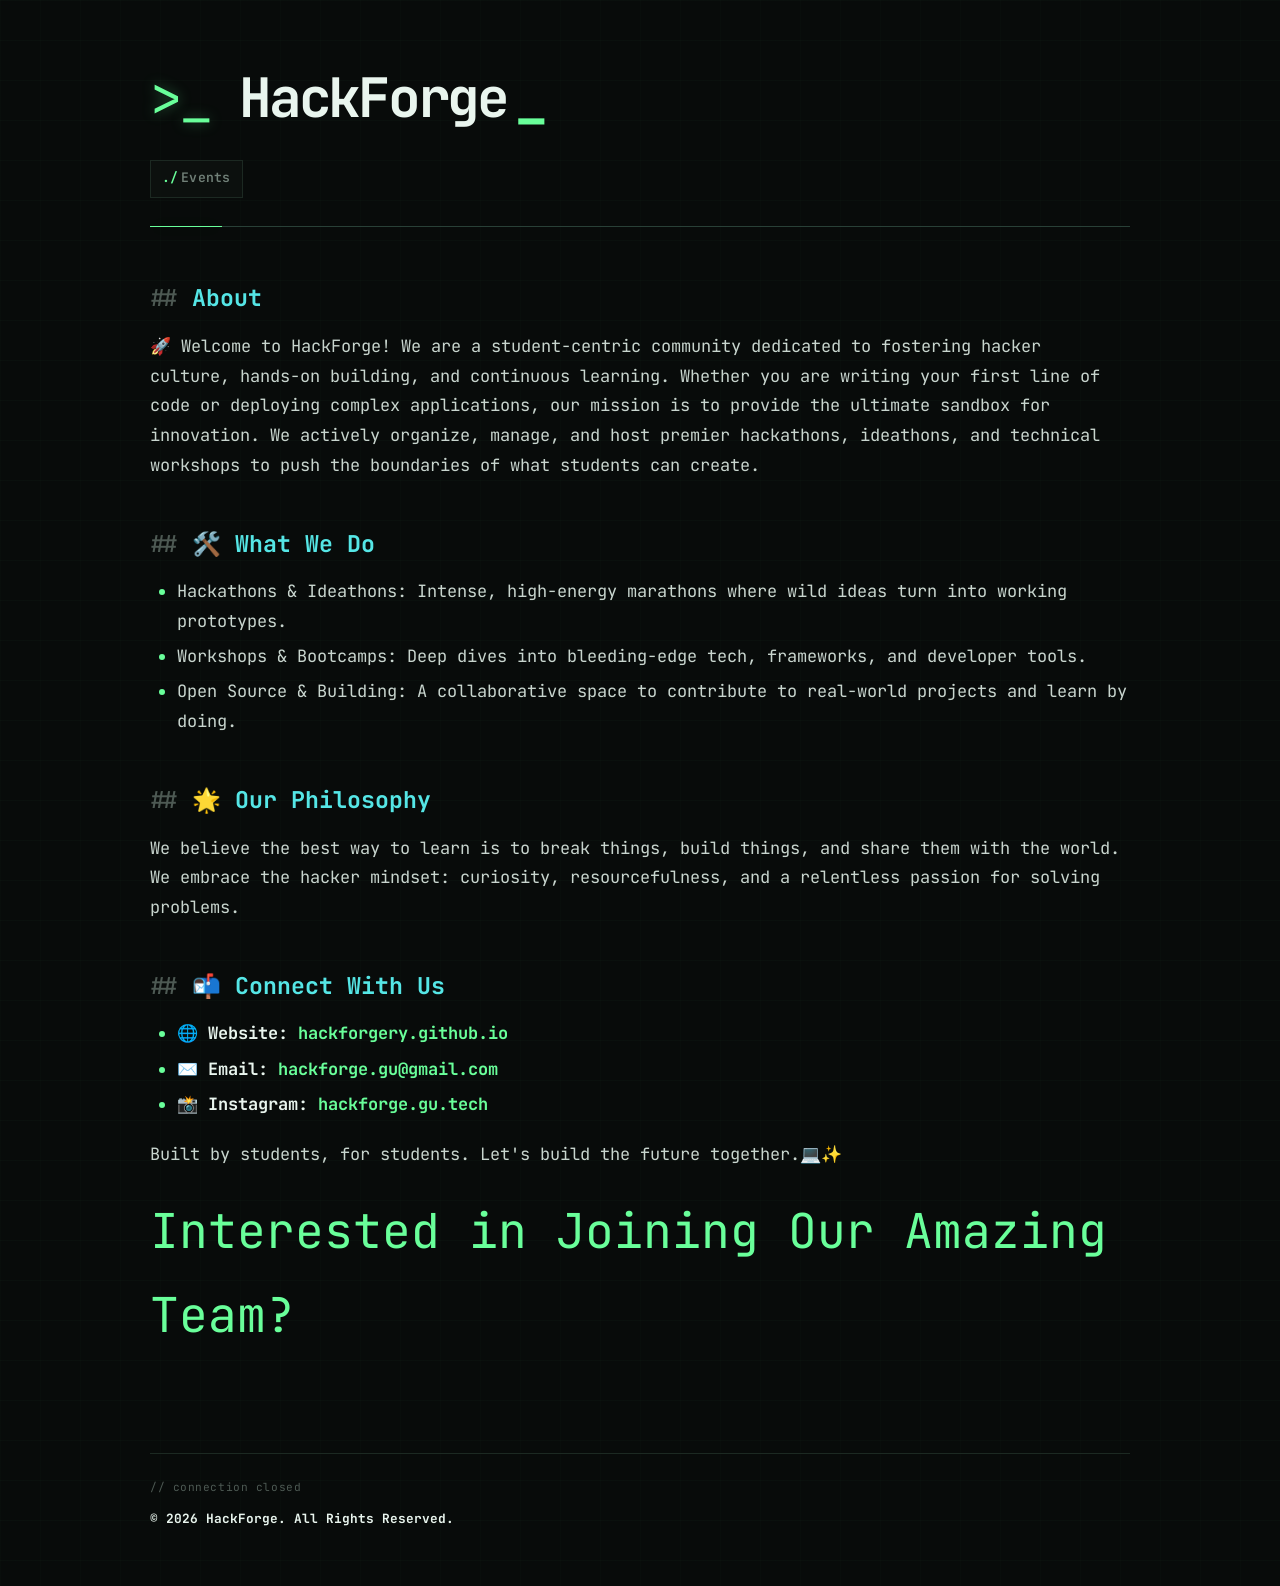
<file: index.html>
<!DOCTYPE-HTML>

<html>

	<head>
		<meta charset = "UTF-8">
		<meta name = "viewport" content = "width = device-width, initial-scale = 1.0">
		<link rel = "icon" href = "visuals/favicon.png" type = "image/x-icon">
		<link rel = "stylesheet" href = "style.css">
		<title>╰༼ ⋋ ‸ ⋌ ༽╯</title>
	</head>

	<header>
		<h1>HackForge</h1>
		<nav class = "navigation">
			<ul>
				<li><a href = "./events/index.html">Events</a></li>
			</ul>
		</nav>
	</header>

	<main>
		<h2>About</h2>
		<p>🚀 Welcome to HackForge! We are a student-centric community dedicated to
		fostering hacker culture, hands-on building, and continuous learning.
		Whether you are writing your first line of code or deploying complex
		applications, our mission is to provide the ultimate sandbox for
		innovation. We actively organize, manage, and host premier hackathons,
		ideathons, and technical workshops to push the boundaries of what students
		can create.</p>

		<h2>🛠️ What We Do</h2>
		<ul>
			<li>Hackathons &amp; Ideathons: Intense, high-energy marathons where
				wild ideas turn into working prototypes.</li>
			<li>Workshops &amp;
				Bootcamps: Deep dives into bleeding-edge tech, frameworks, and
			developer tools.</li>
			<li>Open Source &amp; Building: A collaborative
			space to contribute to real-world projects and learn by doing.</li>
		</ul>

		<h2>🌟 Our Philosophy</h2>
		<p>We believe the best way to learn is to break things, build things, and
		share them with the world. We embrace the hacker mindset: curiosity,
		resourcefulness, and a relentless passion for solving problems.<p>

		<h2>📬 Connect With Us</h2>
		<ul>
			<li><b>🌐 Website: <a href = "https://hackforgery.github.io" target = "_blank">hackforgery.github.io</a></b></li>
			<li><b>✉️ Email: <a href = "hackforge.gu@gmail.com" target = "_blank">hackforge.gu@gmail.com</a></b></li>
			<li><b>📸 Instagram: <a href = "https://instagram.com/hackforge.gu.tech" target = "_blank">hackforge.gu.tech</a></b></li>
		</ul>
		<p>Built by students, for students. Let&#39;s build the future together.💻✨</p>

		<p style = "font-size: 48px;"><a href = "https://forms.gle/jxGWui7dqQjkWew6A">Interested in Joining Our Amazing Team?</a></p>
	</main>

	<footer>
		<p><b>&copy; 2026 HackForge. All Rights Reserved.</b></p>
	</footer>

</html>
</file>
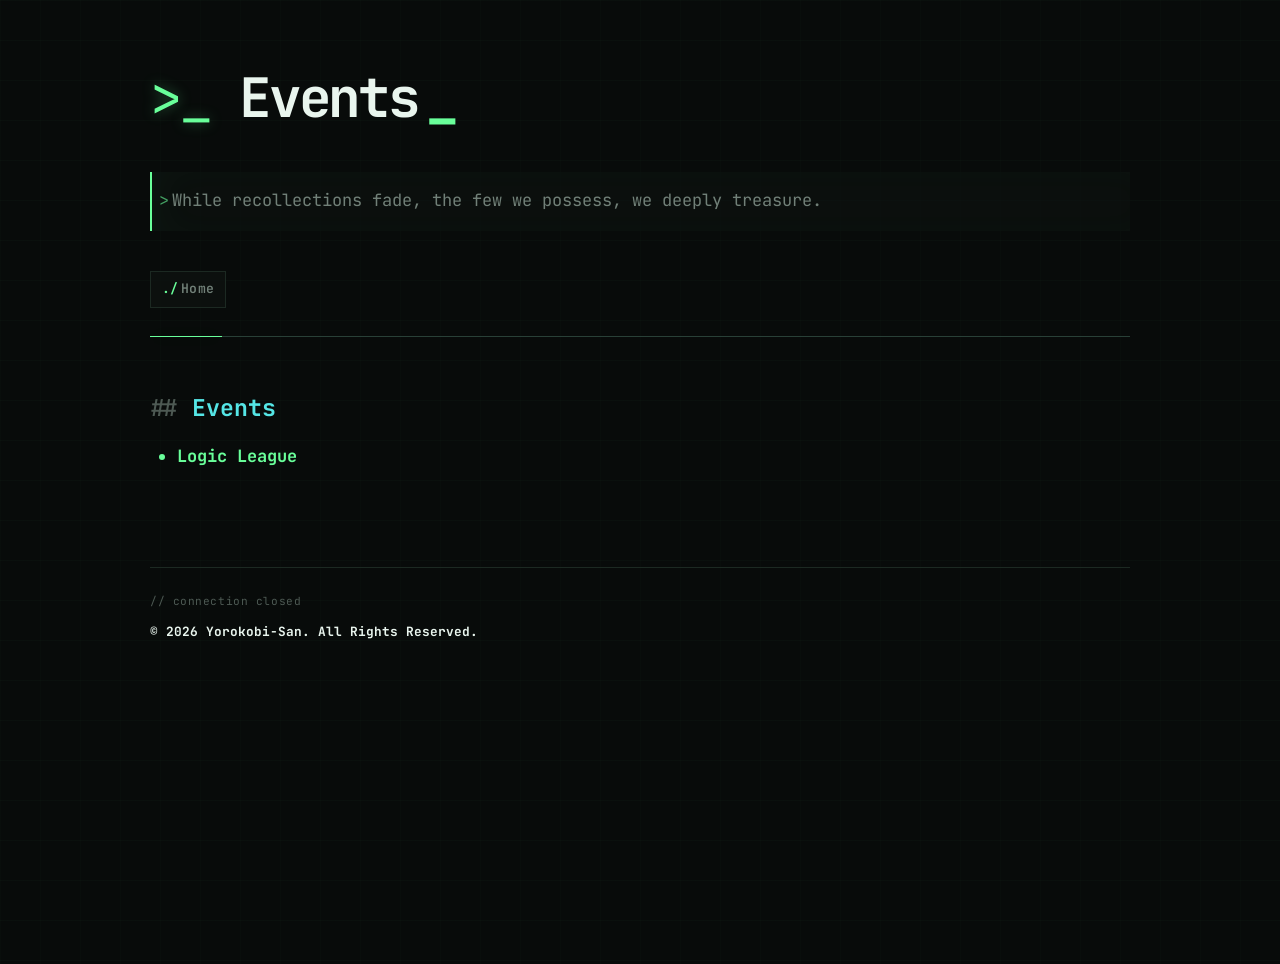
<file: events/index.html>
<!DOCTYPE-HTML>

<html>

	<head>
		<meta charset = "UTF-8">
		<meta name = "viewport" content = "width = device-width, initial-scale = 1.0">
		<link rel = "icon" href = "../visuals/favicon.png" type = "image/x-icon">
		<link rel = "stylesheet" href = "../style.css">
		<title>╰༼ ⋋ ‸ ⋌ ༽╯</title>
	</head>

	<header>
		<h1>Events</h1>
		<blockquote>
			<p>While recollections fade, the few we possess, we deeply treasure.</p>
		</blockquote>
		<nav class = "navigation">
			<ul>
				<li><a href = "../index.html">Home</a></li>
			</ul>
		</nav>
	</header>

	<main>
		<h2>Events</h2>
		<ul>
			<li><b><a href = "logix/index.html">Logic League</a></b></li>
		</ul>
	</main>

	<footer>
		<p><b>&copy; 2026 Yorokobi-San. All Rights Reserved.</b></p>
	</footer>

</html>
</file>
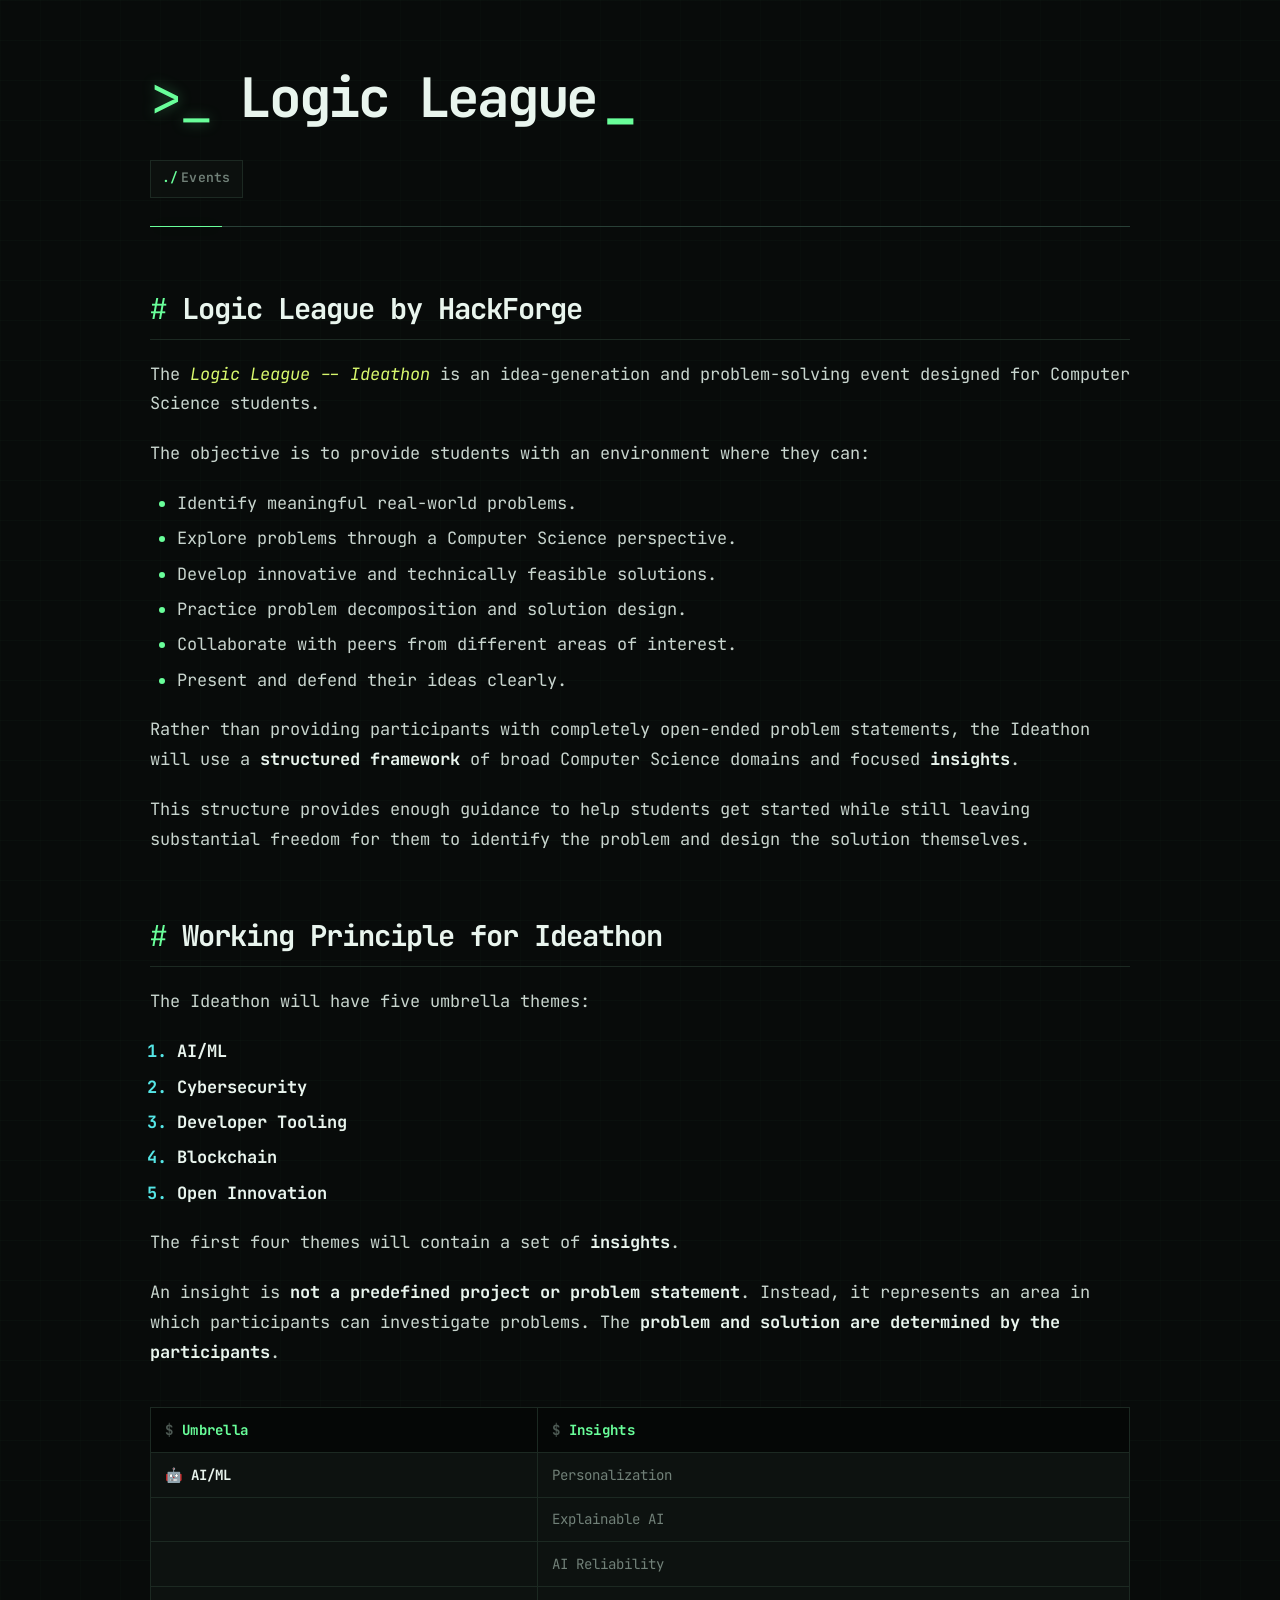
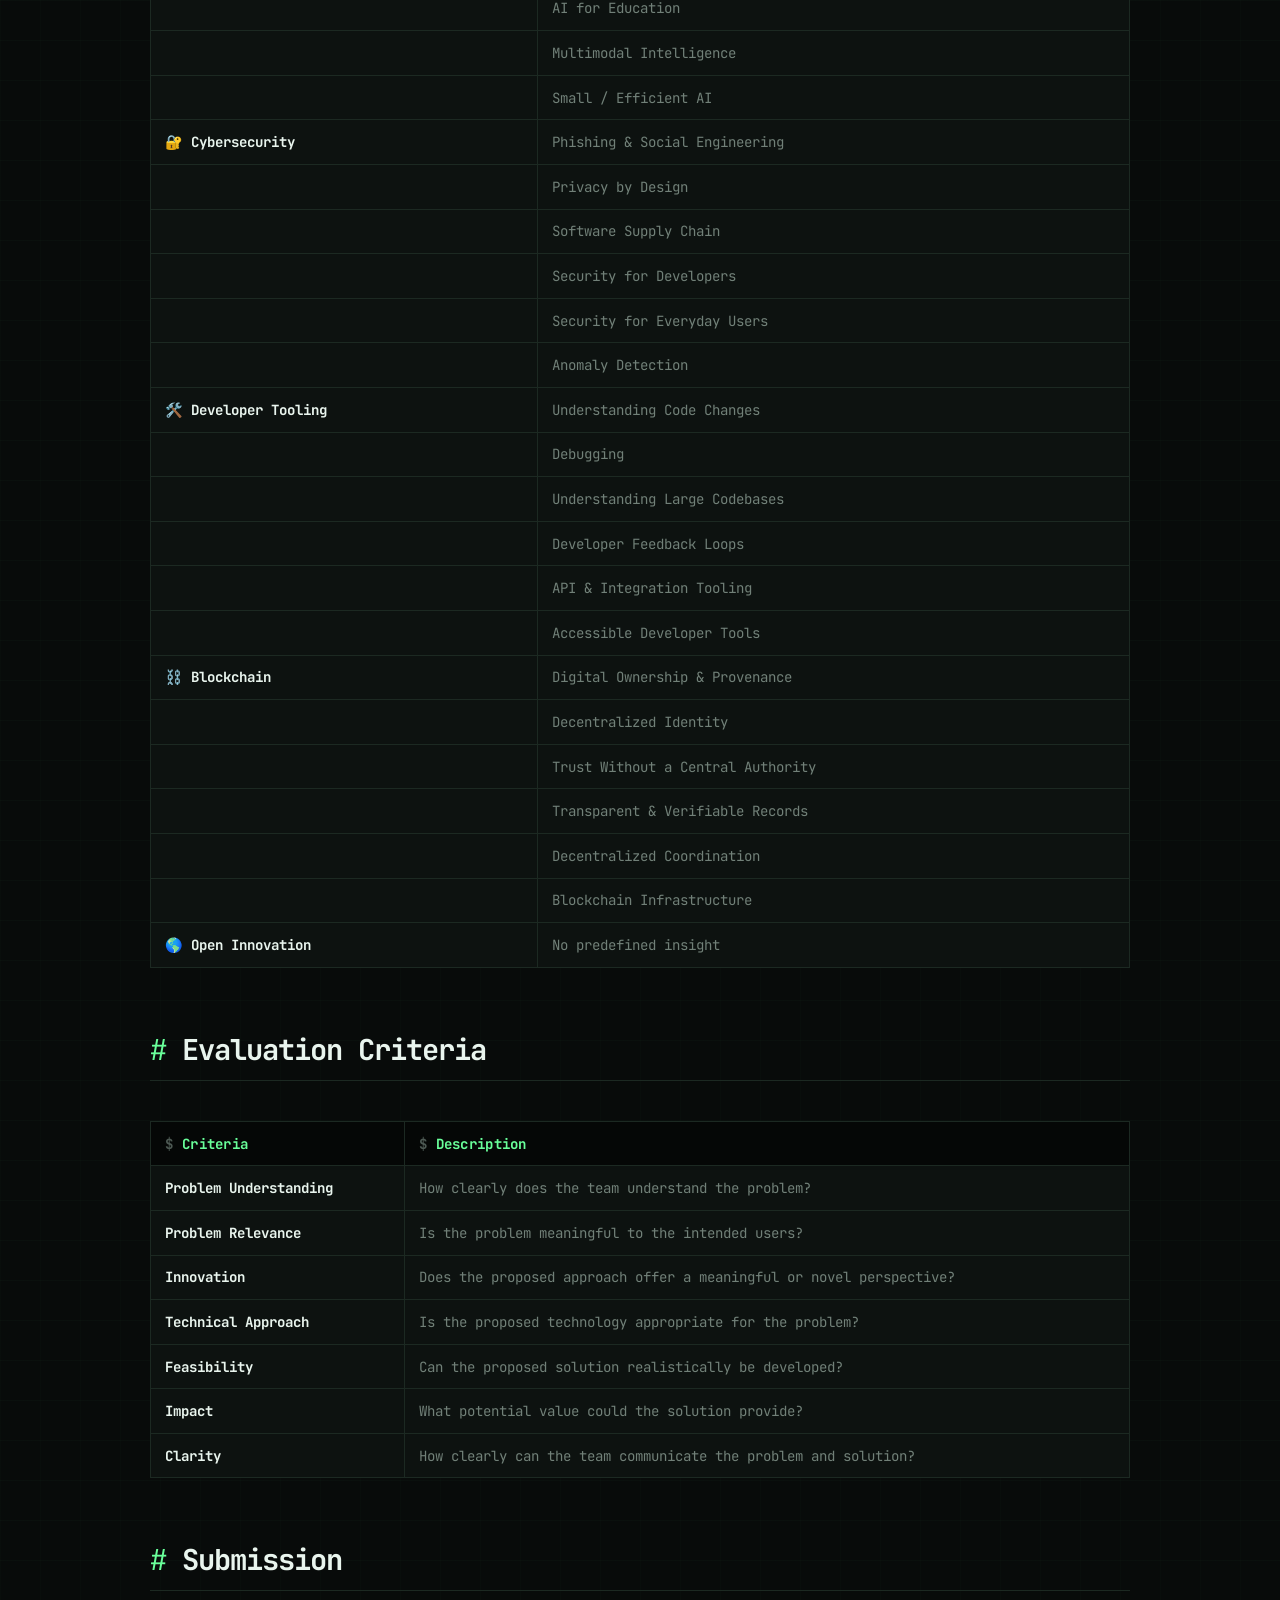
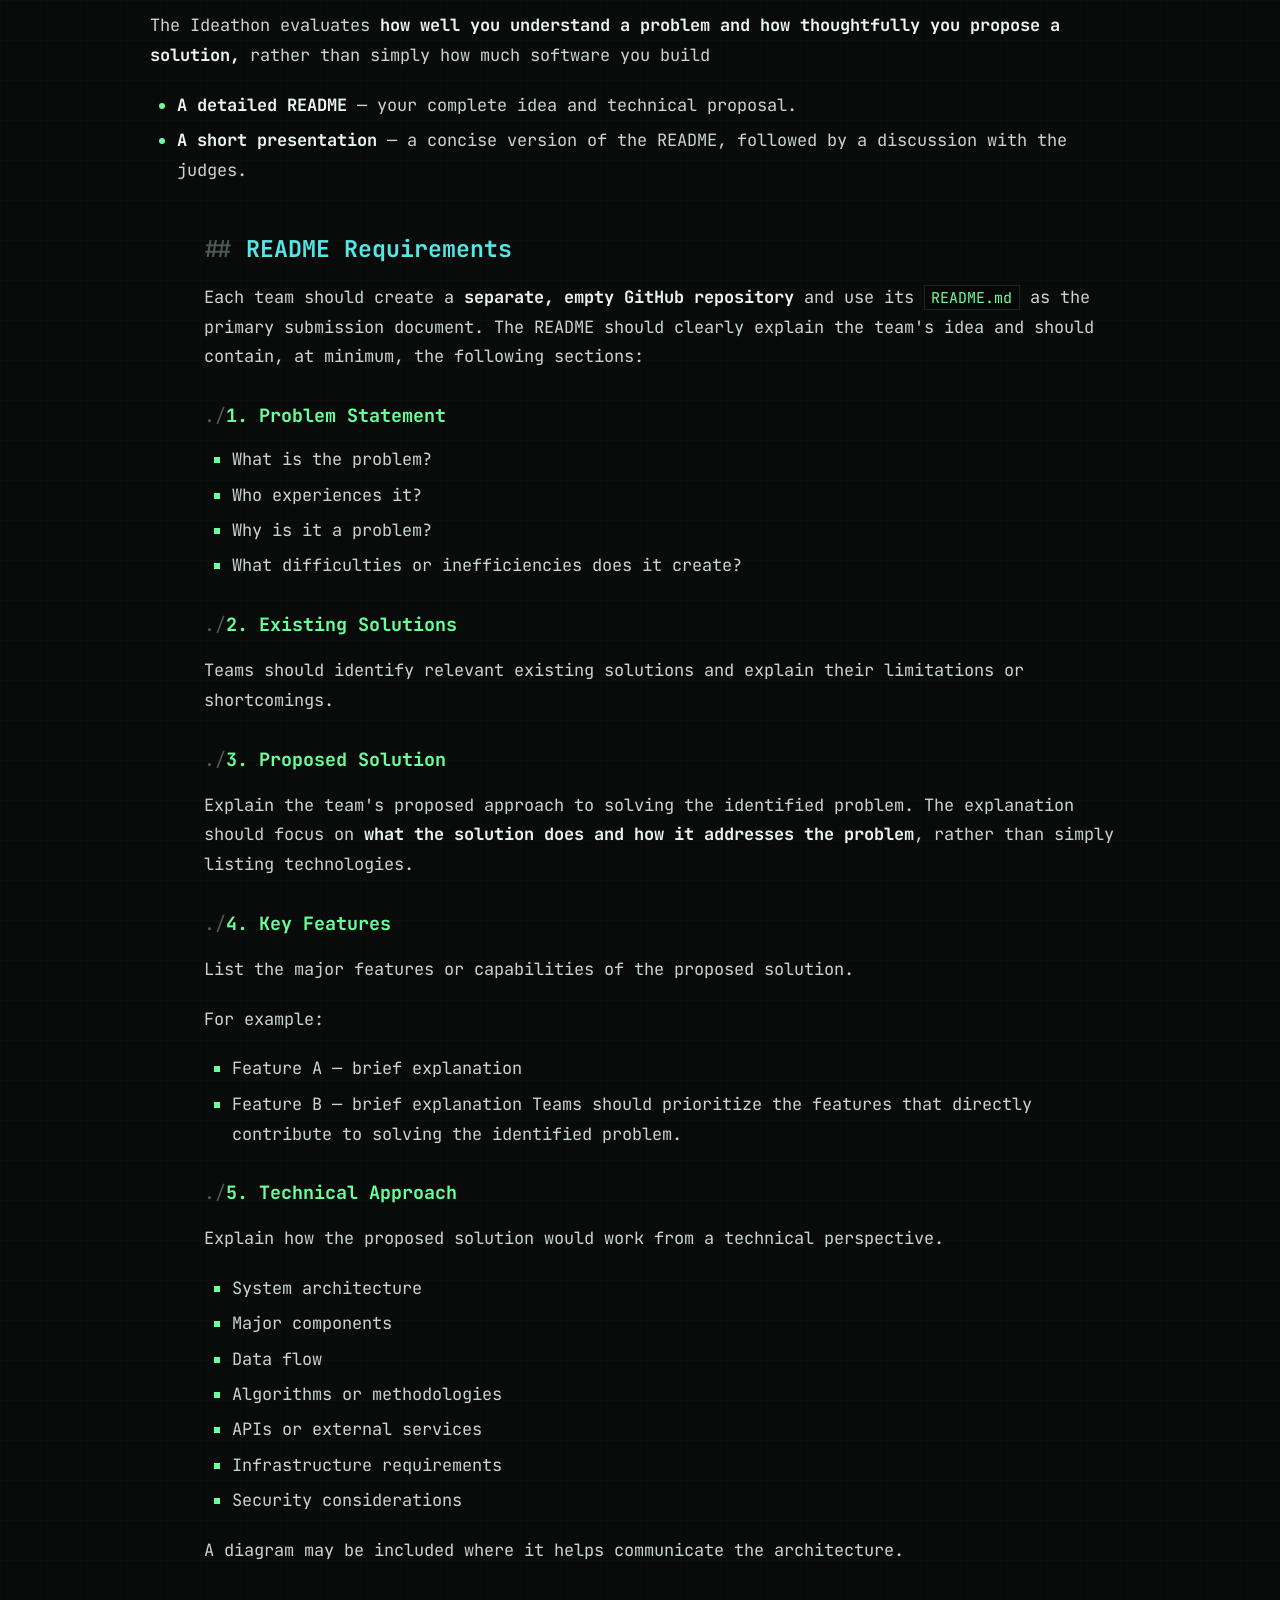
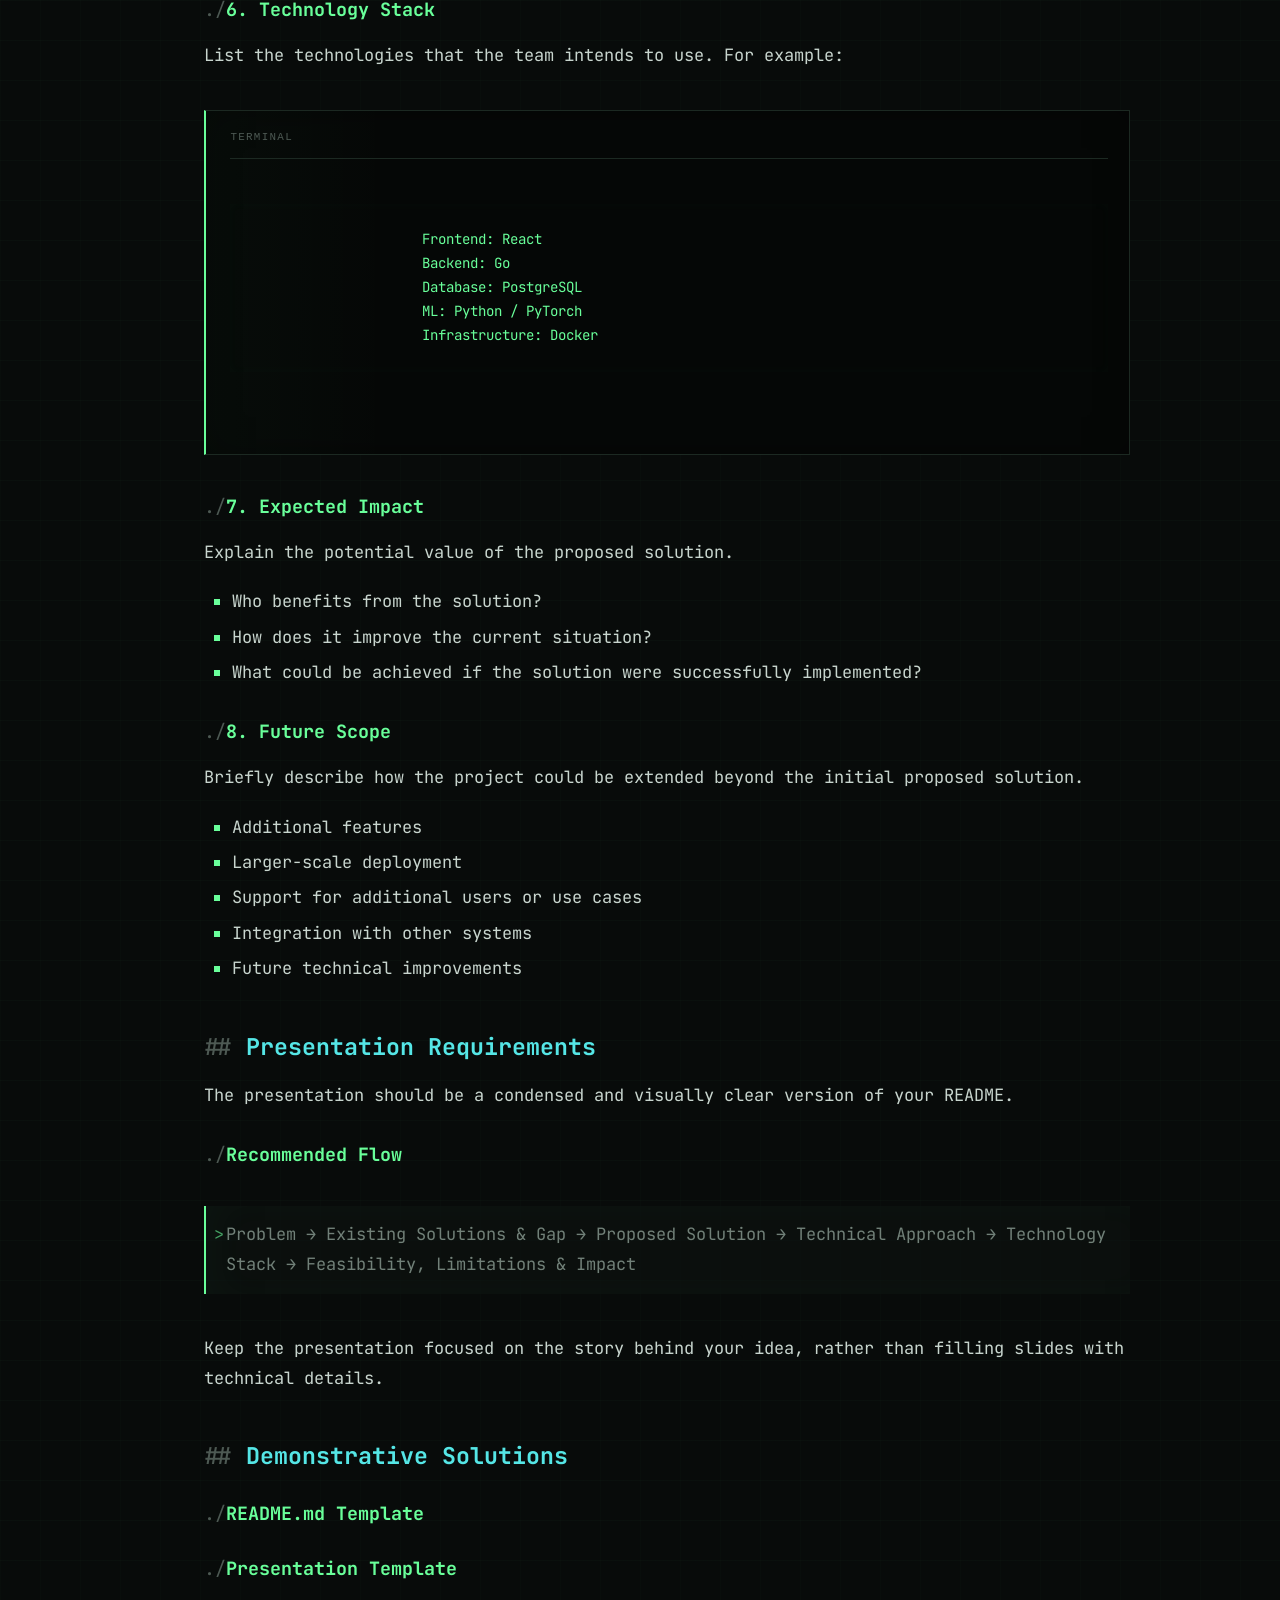
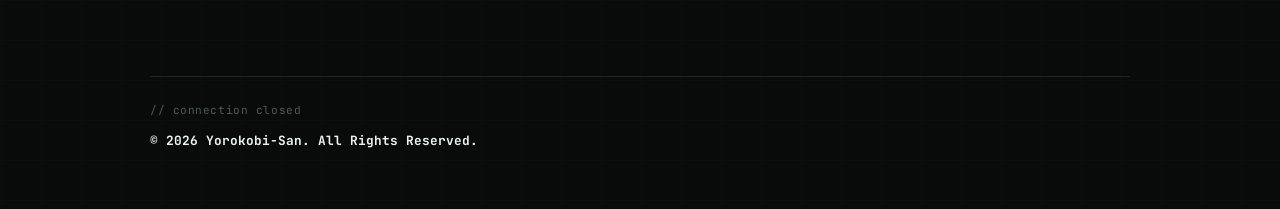
<file: events/logix/index.html>
<!DOCTYPE-HTML>

<html>

	<head>
		<meta charset = "UTF-8">
		<meta name = "viewport" content = "width = device-width, initial-scale = 1.0">
		<link rel = "icon" href = "../../visuals/favicon.png" type = "image/x-icon">
		<link rel = "stylesheet" href = "../../style.css">
		<title>╰༼ ⋋ ‸ ⋌ ༽╯</title>
	</head>

	<header>
		<h1>Logic League</h1>
		<nav class = "navigation">
			<ul>
				<li><a href = "../index.html">Events</a></li>
			</ul>
		</nav>
	</header>

	<main>
		<h1>Logic League by HackForge</h1>
		<p>The <em>Logic League -- Ideathon</em> is an idea-generation and
		problem-solving event designed for Computer Science students.</p>

		<p>The objective is to provide students with an environment where they can:</p>
		<ul>
			 <li>Identify meaningful real-world problems.</li>
			 <li>Explore problems through a Computer Science perspective.</li>
			 <li>Develop innovative and technically feasible solutions.</li>
			 <li>Practice problem decomposition and solution design.</li>
			 <li>Collaborate with peers from different areas of interest.</li>
			 <li>Present and defend their ideas clearly.</li>
		</ul>

		<p>Rather than providing participants with completely open-ended problem
		statements, the Ideathon will use a <strong>structured framework</strong>
		of broad Computer Science domains and focused
		<strong>insights</strong>.</p>

		<p>This structure provides enough guidance to help students get started
		while still leaving substantial freedom for them to identify the problem
		and design the solution themselves.</p>

		<h1>Working Principle for Ideathon</h1>
		<p>The Ideathon will have five umbrella themes:</p>
		<ol>
			 <li><strong>AI/ML</strong></li>
			 <li><strong>Cybersecurity</strong></li>
			 <li><strong>Developer Tooling</strong></li>
			 <li><strong>Blockchain</strong></li>
			 <li><strong>Open Innovation</strong></li>
		</ol>

		<p>The first four themes will contain a set of <strong>insights</strong>.</p>
		<p>An insight is <strong>not a predefined project or problem
			statement</strong>. Instead, it represents an area in which participants
		can investigate problems. The <strong>problem and solution are determined
			by the participants</strong>.</p>

		<table class="e-rte-table">
			 <thead>
					<tr>
						 <th>Umbrella</th>
						 <th>Insights</th>
					</tr>
			 </thead>
			 <tbody>
					<tr>
						 <td>🤖 <strong>AI/ML</strong></td>
						 <td>Personalization</td>
					</tr>
					<tr>
						 <td><br/></td>
						 <td>Explainable AI</td>
					</tr>
					<tr>
						 <td><br/></td>
						 <td>AI Reliability</td>
					</tr>
					<tr>
						 <td><br/></td>
						 <td>AI for Education</td>
					</tr>
					<tr>
						 <td><br/></td>
						 <td>Multimodal Intelligence</td>
					</tr>
					<tr>
						 <td><br/></td>
						 <td>Small / Efficient AI</td>
					</tr>
					<tr>
						 <td>🔐 <strong>Cybersecurity</strong></td>
						 <td>Phishing &amp; Social Engineering</td>
					</tr>
					<tr>
						 <td><br/></td>
						 <td>Privacy by Design</td>
					</tr>
					<tr>
						 <td><br/></td>
						 <td>Software Supply Chain</td>
					</tr>
					<tr>
						 <td><br/></td>
						 <td>Security for Developers</td>
					</tr>
					<tr>
						 <td><br/></td>
						 <td>Security for Everyday Users</td>
					</tr>
					<tr>
						 <td><br/></td>
						 <td>Anomaly Detection</td>
					</tr>
					<tr>
						 <td>🛠️ <strong>Developer Tooling</strong></td>
						 <td>Understanding Code Changes</td>
					</tr>
					<tr>
						 <td><br/></td>
						 <td>Debugging</td>
					</tr>
					<tr>
						 <td><br/></td>
						 <td>Understanding Large Codebases</td>
					</tr>
					<tr>
						 <td><br/></td>
						 <td>Developer Feedback Loops</td>
					</tr>
					<tr>
						 <td><br/></td>
						 <td>API &amp; Integration Tooling</td>
					</tr>
					<tr>
						 <td><br/></td>
						 <td>Accessible Developer Tools</td>
					</tr>
					<tr>
						 <td>⛓️ <strong>Blockchain</strong></td>
						 <td>Digital Ownership &amp; Provenance</td>
					</tr>
					<tr>
						 <td><br/></td>
						 <td>Decentralized Identity</td>
					</tr>
					<tr>
						 <td><br/></td>
						 <td>Trust Without a Central Authority</td>
					</tr>
					<tr>
						 <td><br/></td>
						 <td>Transparent &amp; Verifiable Records</td>
					</tr>
					<tr>
						 <td><br/></td>
						 <td>Decentralized Coordination</td>
					</tr>
					<tr>
						 <td><br/></td>
						 <td>Blockchain Infrastructure</td>
					</tr>
					<tr>
						 <td>🌎 <strong>Open Innovation</strong></td>
						 <td>No predefined insight</td>
					</tr>
			 </tbody>
		</table>

		<h1>Evaluation Criteria</h1>
		<table class="e-rte-table">
			 <thead>
					<tr>
						 <th>Criteria</th>
						 <th>Description</th>
					</tr>
			 </thead>
			 <tbody>
					<tr>
						 <td><strong>Problem Understanding</strong></td>
						 <td>How clearly does the team understand the problem?</td>
					</tr>
					<tr>
						 <td><strong>Problem Relevance</strong></td>
						 <td>Is the problem meaningful to the intended users?</td>
					</tr>
					<tr>
						 <td><strong>Innovation</strong></td>
						 <td>Does the proposed approach offer a meaningful or novel perspective?</td>
					</tr>
					<tr>
						 <td><strong>Technical Approach</strong></td>
						 <td>Is the proposed technology appropriate for the problem?</td>
					</tr>
					<tr>
						 <td><strong>Feasibility</strong></td>
						 <td>Can the proposed solution realistically be developed?</td>
					</tr>
					<tr>
						 <td><strong>Impact</strong></td>
						 <td>What potential value could the solution provide?</td>
					</tr>
					<tr>
						 <td><strong>Clarity</strong></td>
						 <td>How clearly can the team communicate the problem and solution?</td>
					</tr>
			 </tbody>
		</table>

		<h1>Submission</h1>

		<p>The Ideathon evaluates <strong>how well you understand a problem and how
			thoughtfully you propose a solution,</strong> rather than simply how much software
		you build</p>

		<ul>
			<li><b>A detailed README</b> — your complete idea and technical proposal.</li>
			<li><b>A short presentation</b> — a concise version of the README, followed by a discussion with the judges.</li>
		<ul>

		<h2>README Requirements</h2>
		<p>Each team should create a <strong>separate, empty GitHub
			repository</strong> and use its <code>README.md</code> as the primary
		submission document. The README should clearly explain the team's idea and
		should contain, at minimum, the following sections:</p>

		<h3>1. Problem Statement</h3>
		<ul>
			 <li>What is the problem?</li>
			 <li>Who experiences it?</li>
			 <li>Why is it a problem?</li>
			 <li>What difficulties or inefficiencies does it create?</li>
		</ul>

		<h3>2. Existing Solutions</h3>
		<p>Teams should identify relevant existing solutions and explain their
		limitations or shortcomings.</p>

		<h3>3. Proposed Solution</h3>
		<p>Explain the team's proposed approach to solving the identified problem.
		The explanation should focus on <strong>what the solution does and how it
		addresses the problem</strong>, rather than simply listing
		technologies.</p>

		<h3>4. Key Features</h3>
		<p>List the major features or capabilities of the proposed solution.</p>
		<p>For example:</p>
		<ul>
			 <li>Feature A — brief explanation</li>
			 <li>Feature B — brief explanation Teams should prioritize the features that directly contribute to solving the identified problem.</li>
		</ul>

		<h3>5. Technical Approach</h3>
		<p>Explain how the proposed solution would work from a technical perspective.</p>
		<ul>
			 <li>System architecture</li>
			 <li>Major components</li>
			 <li>Data flow</li>
			 <li>Algorithms or methodologies</li>
			 <li>APIs or external services</li>
			 <li>Infrastructure requirements</li>
			 <li>Security considerations</li>
		</ul>
		<p>A diagram may be included where it helps communicate the architecture.</p>

		<h3>6. Technology Stack</h3>
		<p>List the technologies that the team intends to use. For example:</p>
		<pre>
		<code class="language-text">
			Frontend: React
			Backend: Go
			Database: PostgreSQL
			ML: Python / PyTorch
			Infrastructure: Docker
		</code>
		</pre>

		<h3>7. Expected Impact</h3>
		<p>Explain the potential value of the proposed solution.</p>
		<ul>
			 <li>Who benefits from the solution?</li>
			 <li>How does it improve the current situation?</li>
			 <li>What could be achieved if the solution were successfully implemented?</li>
		</ul>

		<h3>8. Future Scope</h3>
		<p>Briefly describe how the project could be extended beyond the initial proposed solution.</p>
		<ul>
			 <li>Additional features</li>
			 <li>Larger-scale deployment</li>
			 <li>Support for additional users or use cases</li>
			 <li>Integration with other systems</li>
			 <li>Future technical improvements</li>
		</ul>

		<h2>Presentation Requirements</h2>
		<p>The presentation should be a condensed and visually clear version of your README.</p>
		<h3>Recommended Flow</h3>
		<blockquote>
			Problem → Existing Solutions & Gap → Proposed Solution → Technical
			Approach → Technology Stack → Feasibility, Limitations & Impact
		</blockquote>
		<p>Keep the presentation focused on the story behind your idea, rather than filling slides with technical details.</p>

		<h2>Demonstrative Solutions</h2>
		<h3><a href = "solution.html">README.md Template</a></h3>
		<h3><a href = "solution_ppt.pdf">Presentation Template</a></h3>
	</main>

	<footer>
		<p><b>&copy; 2026 Yorokobi-San. All Rights Reserved.</b></p>
	</footer>

</html>
</file>
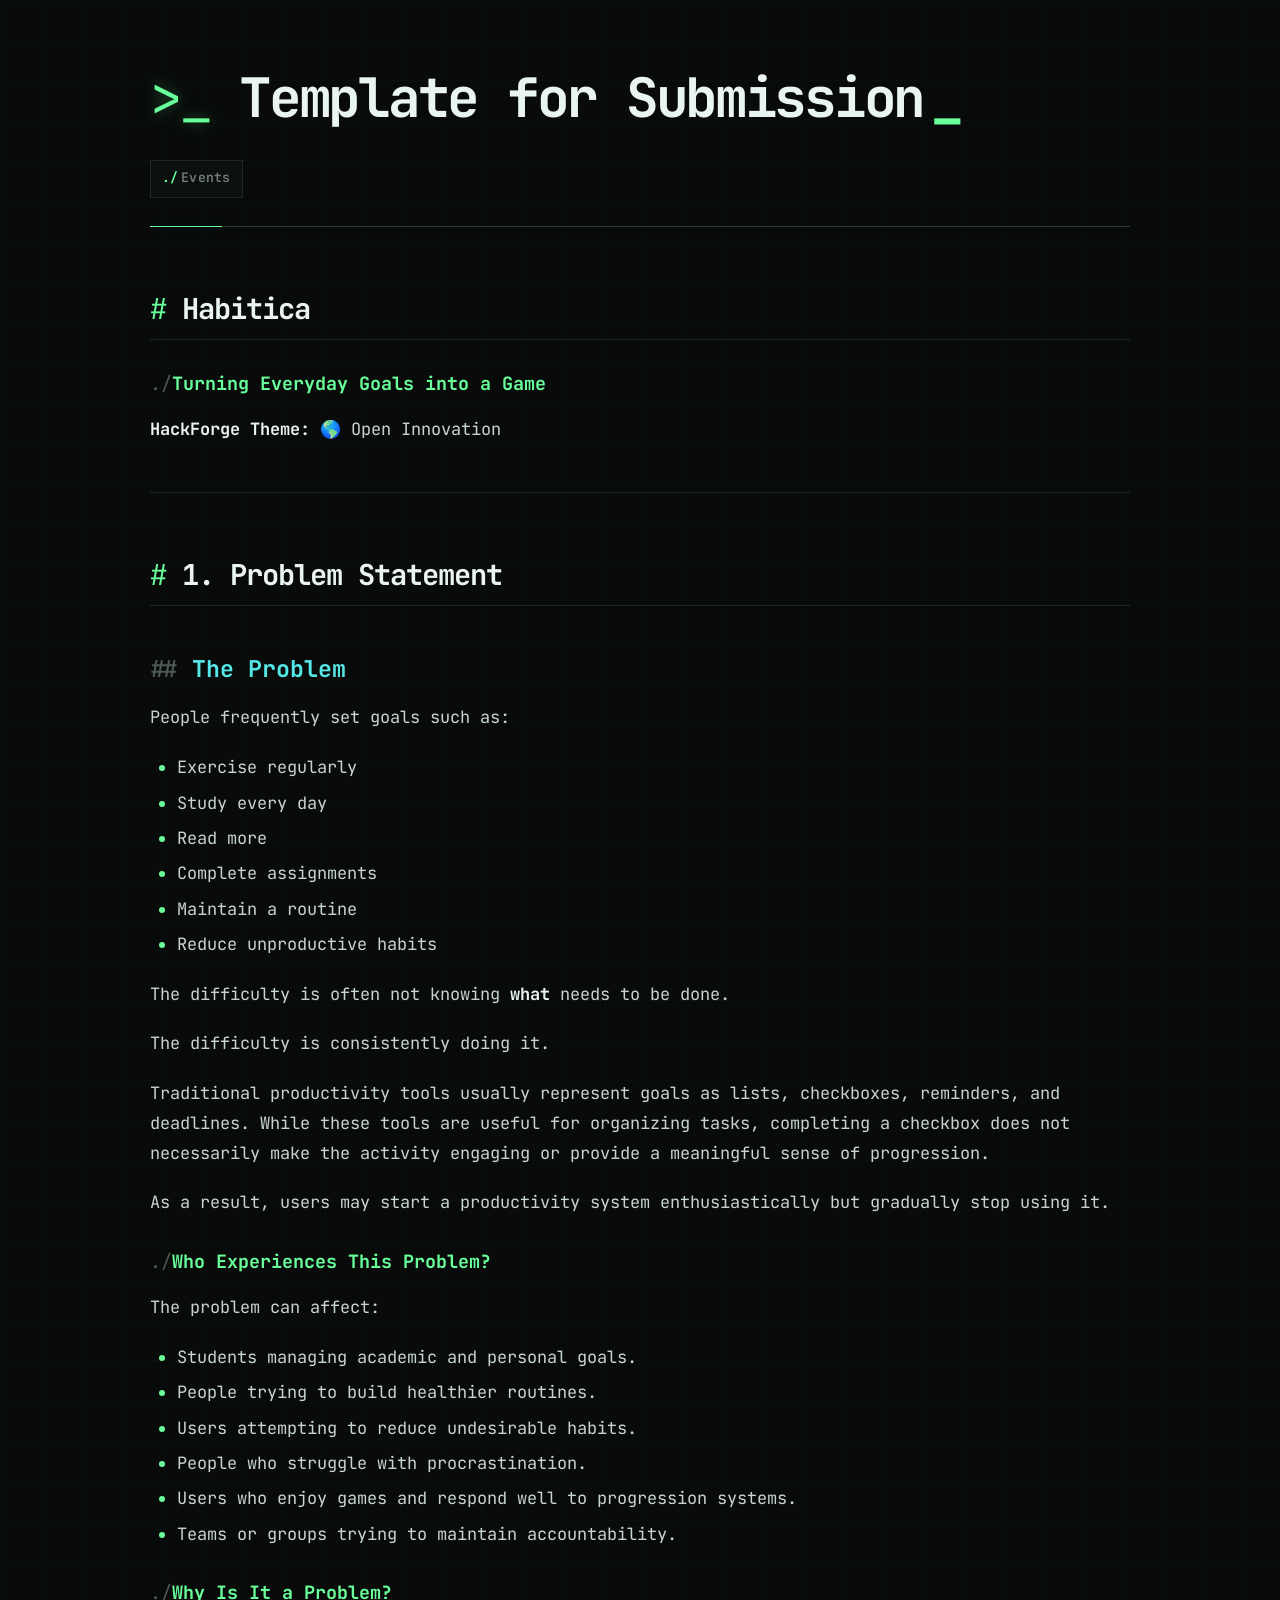
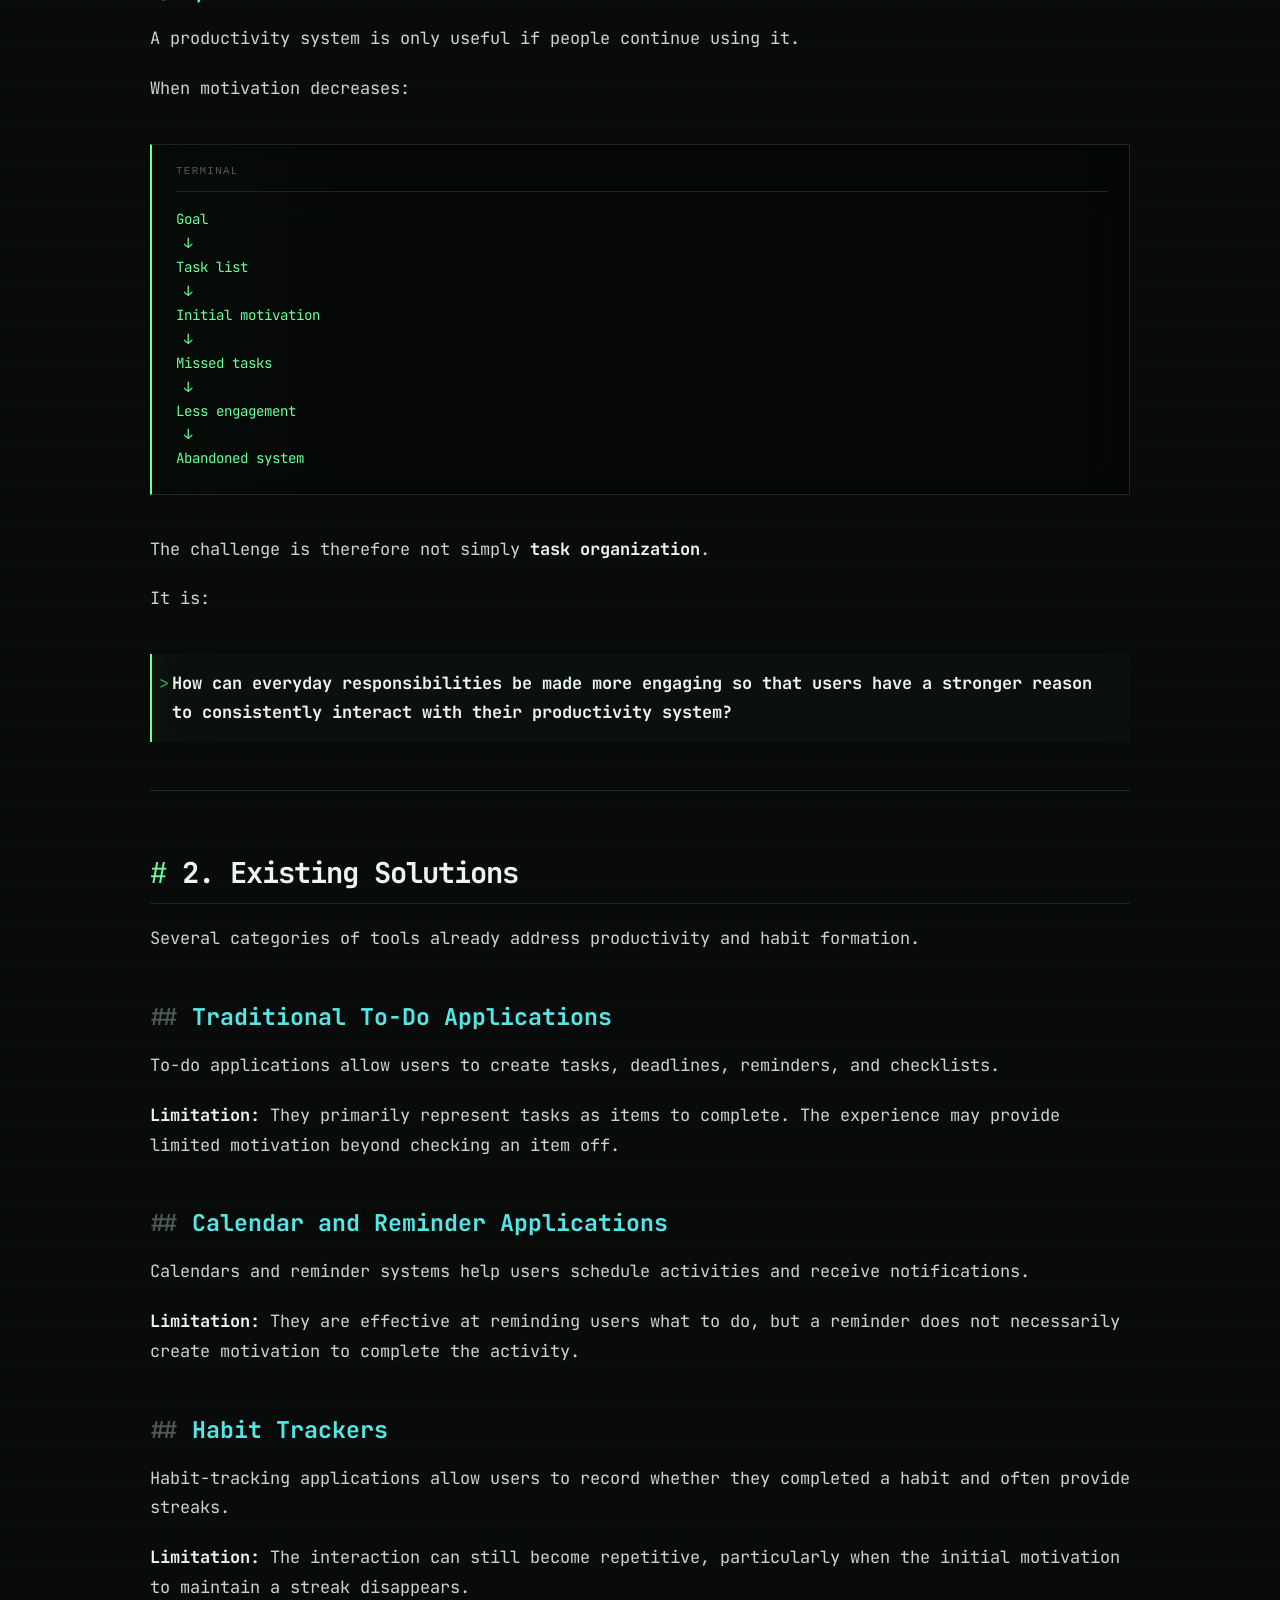
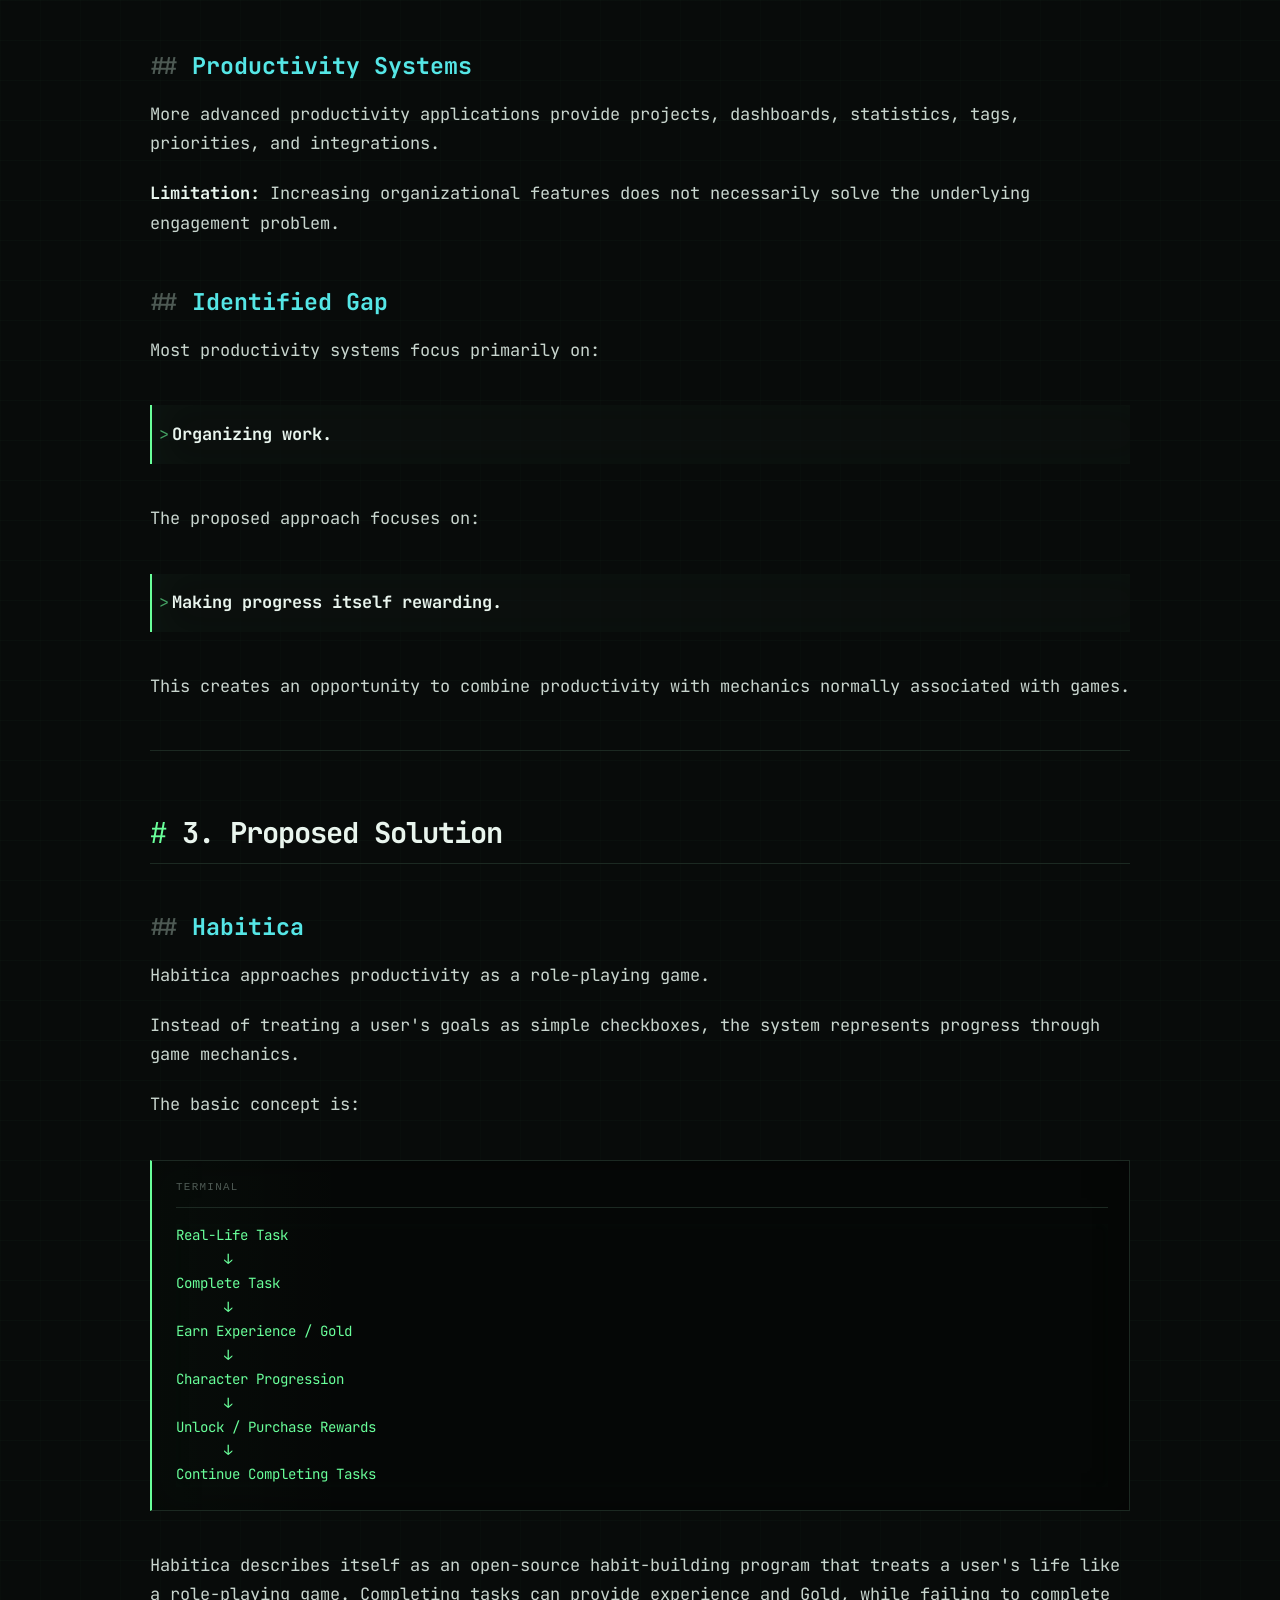
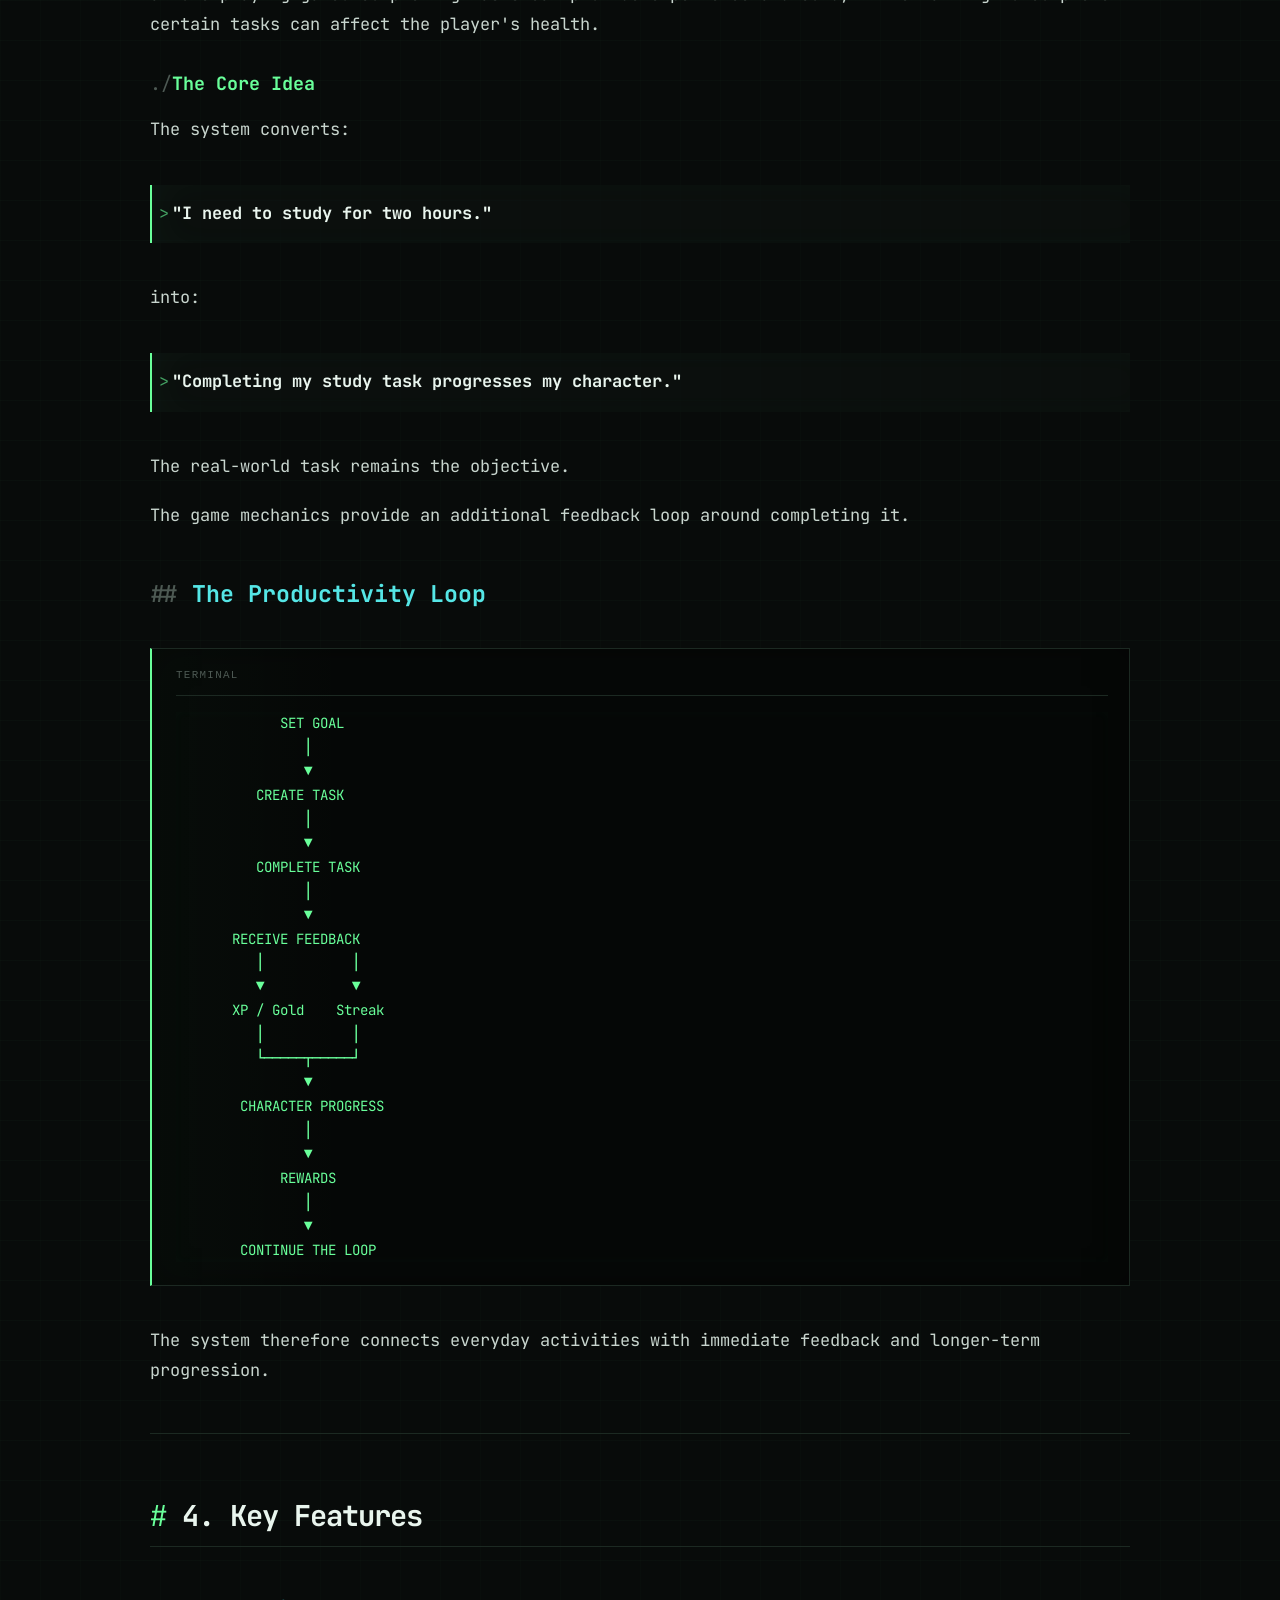
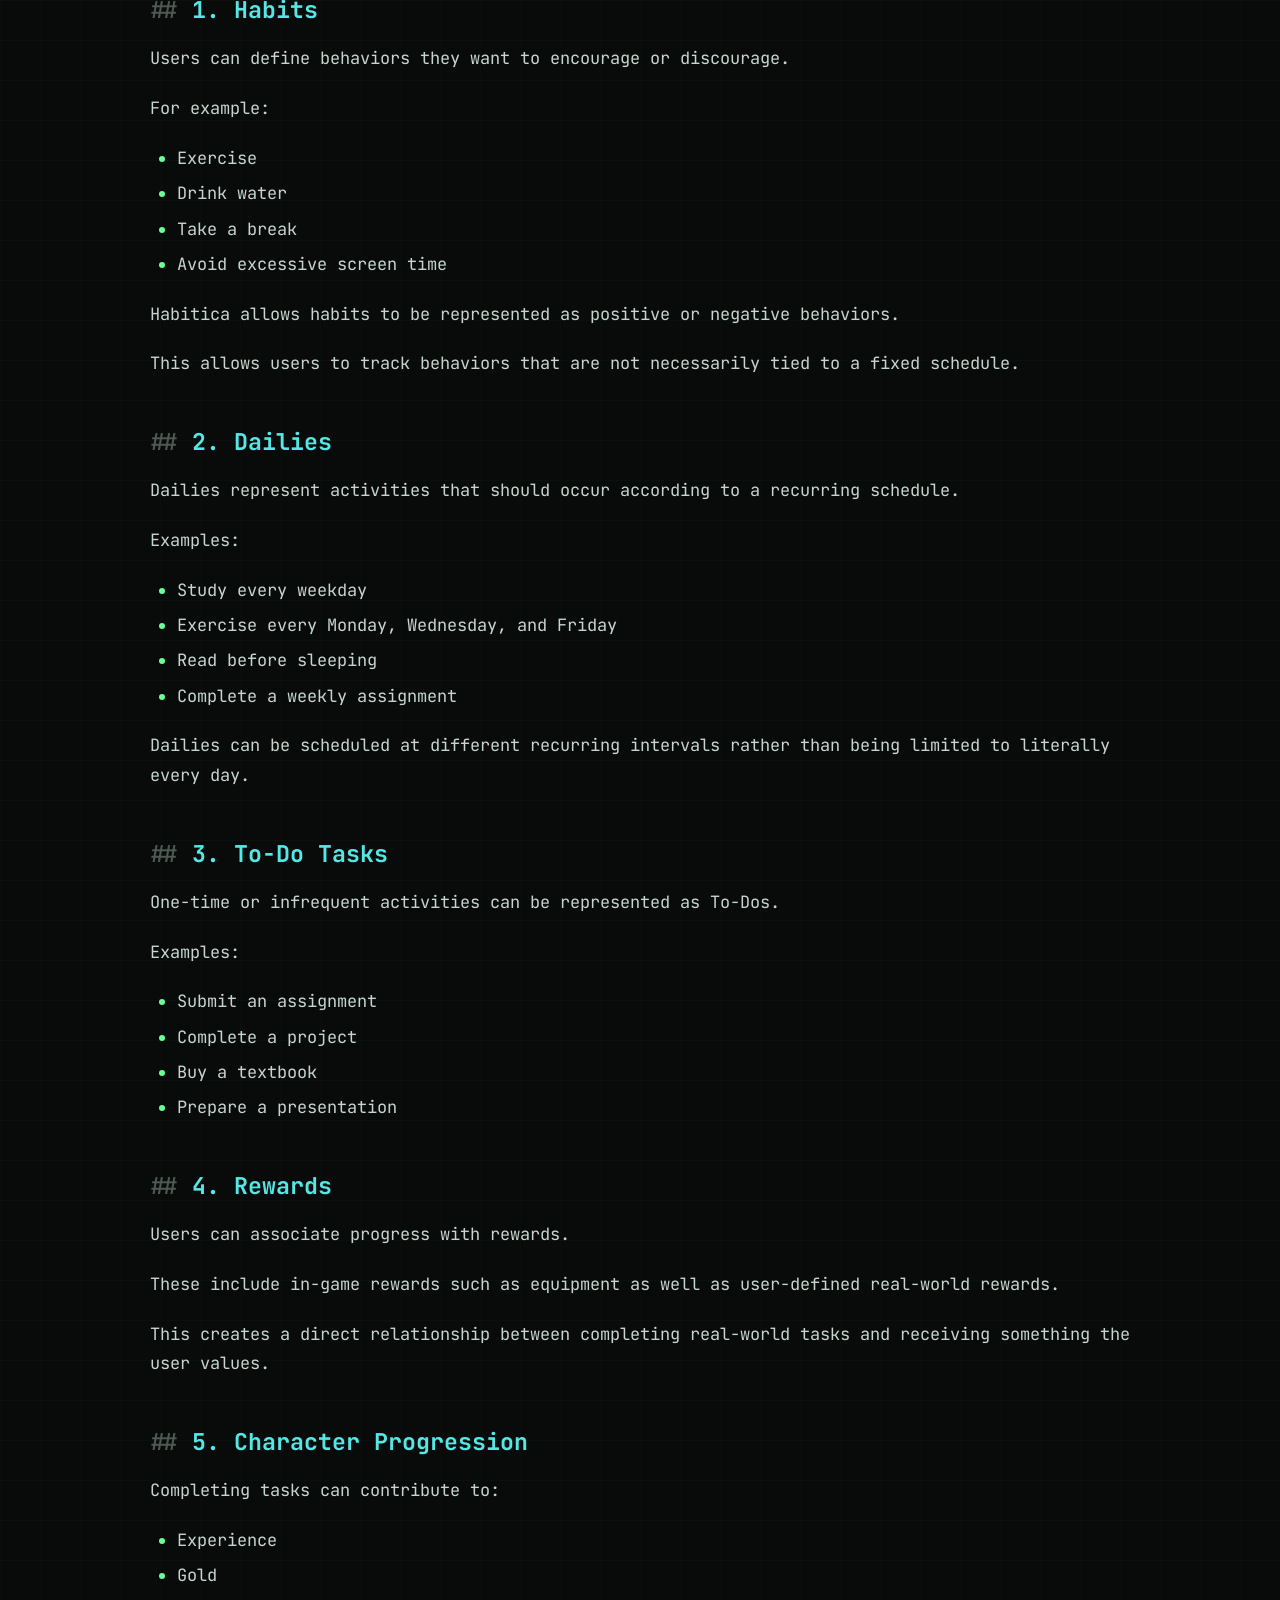
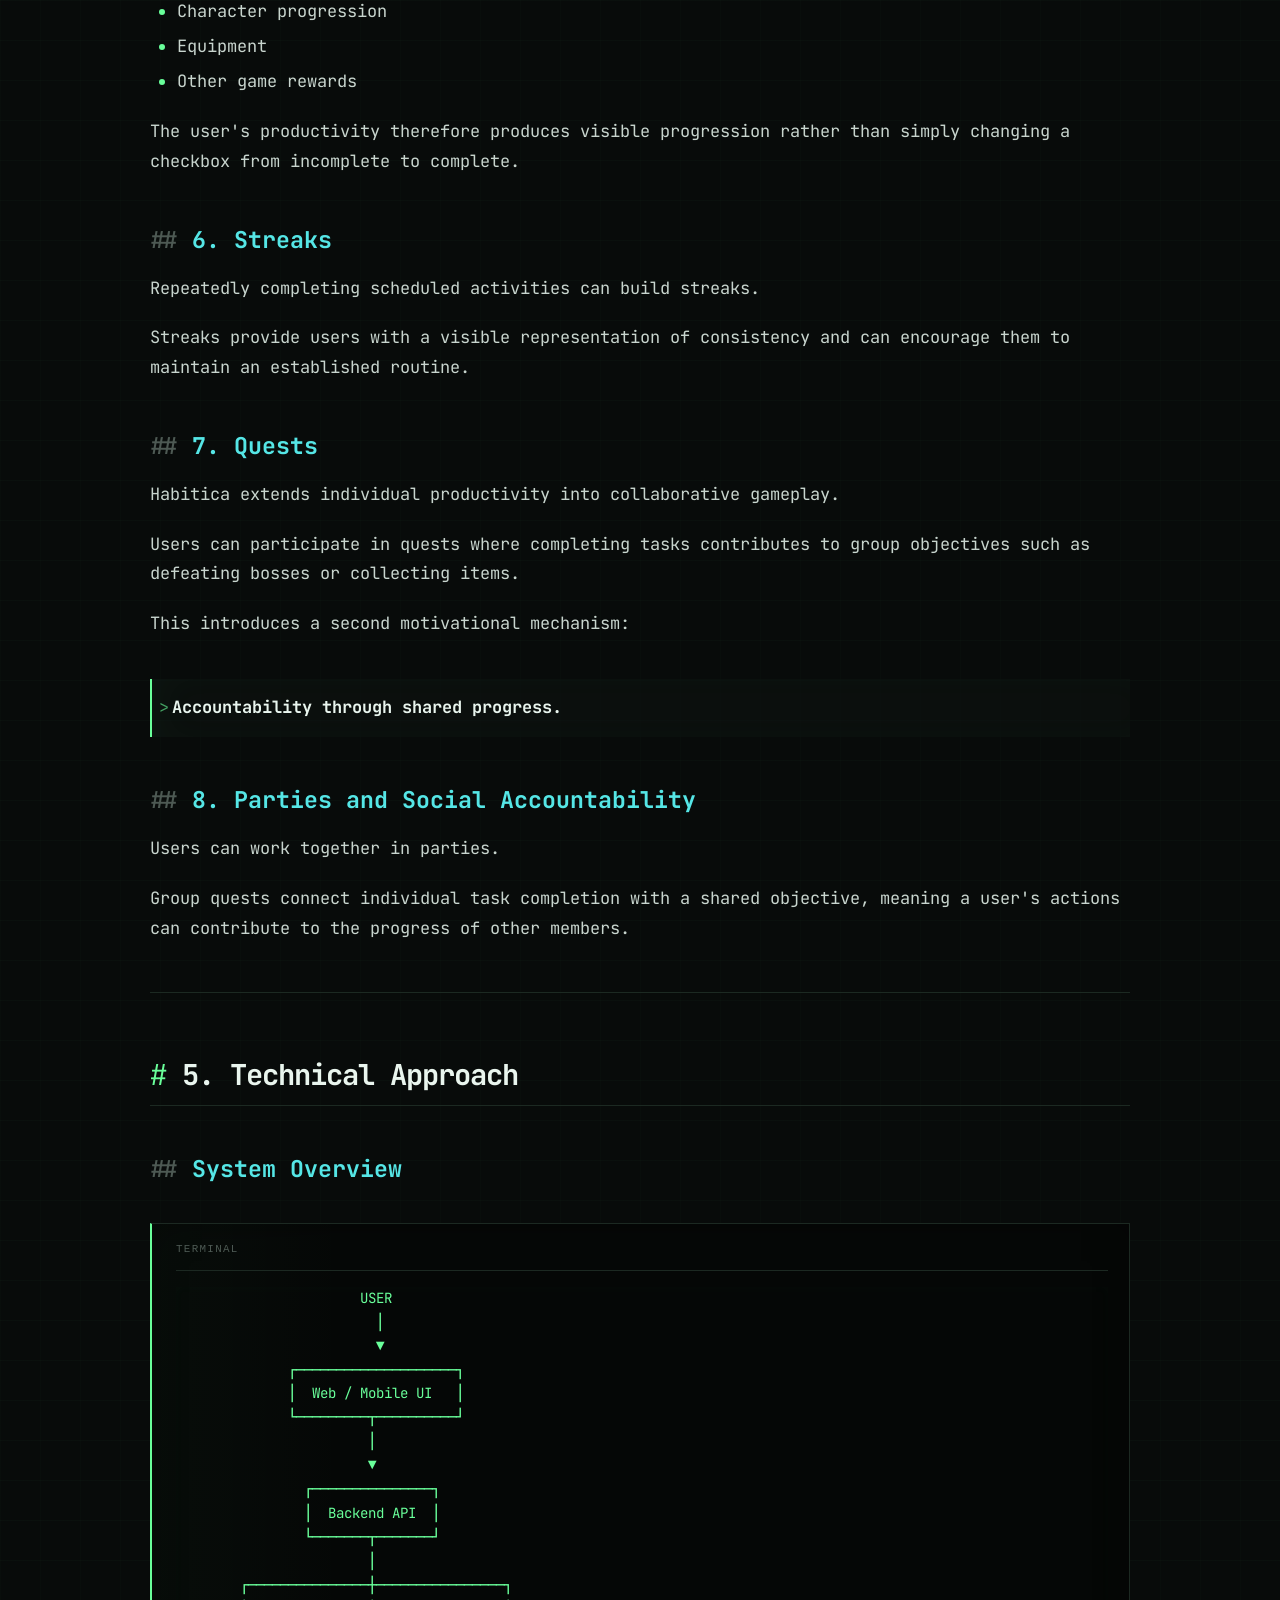
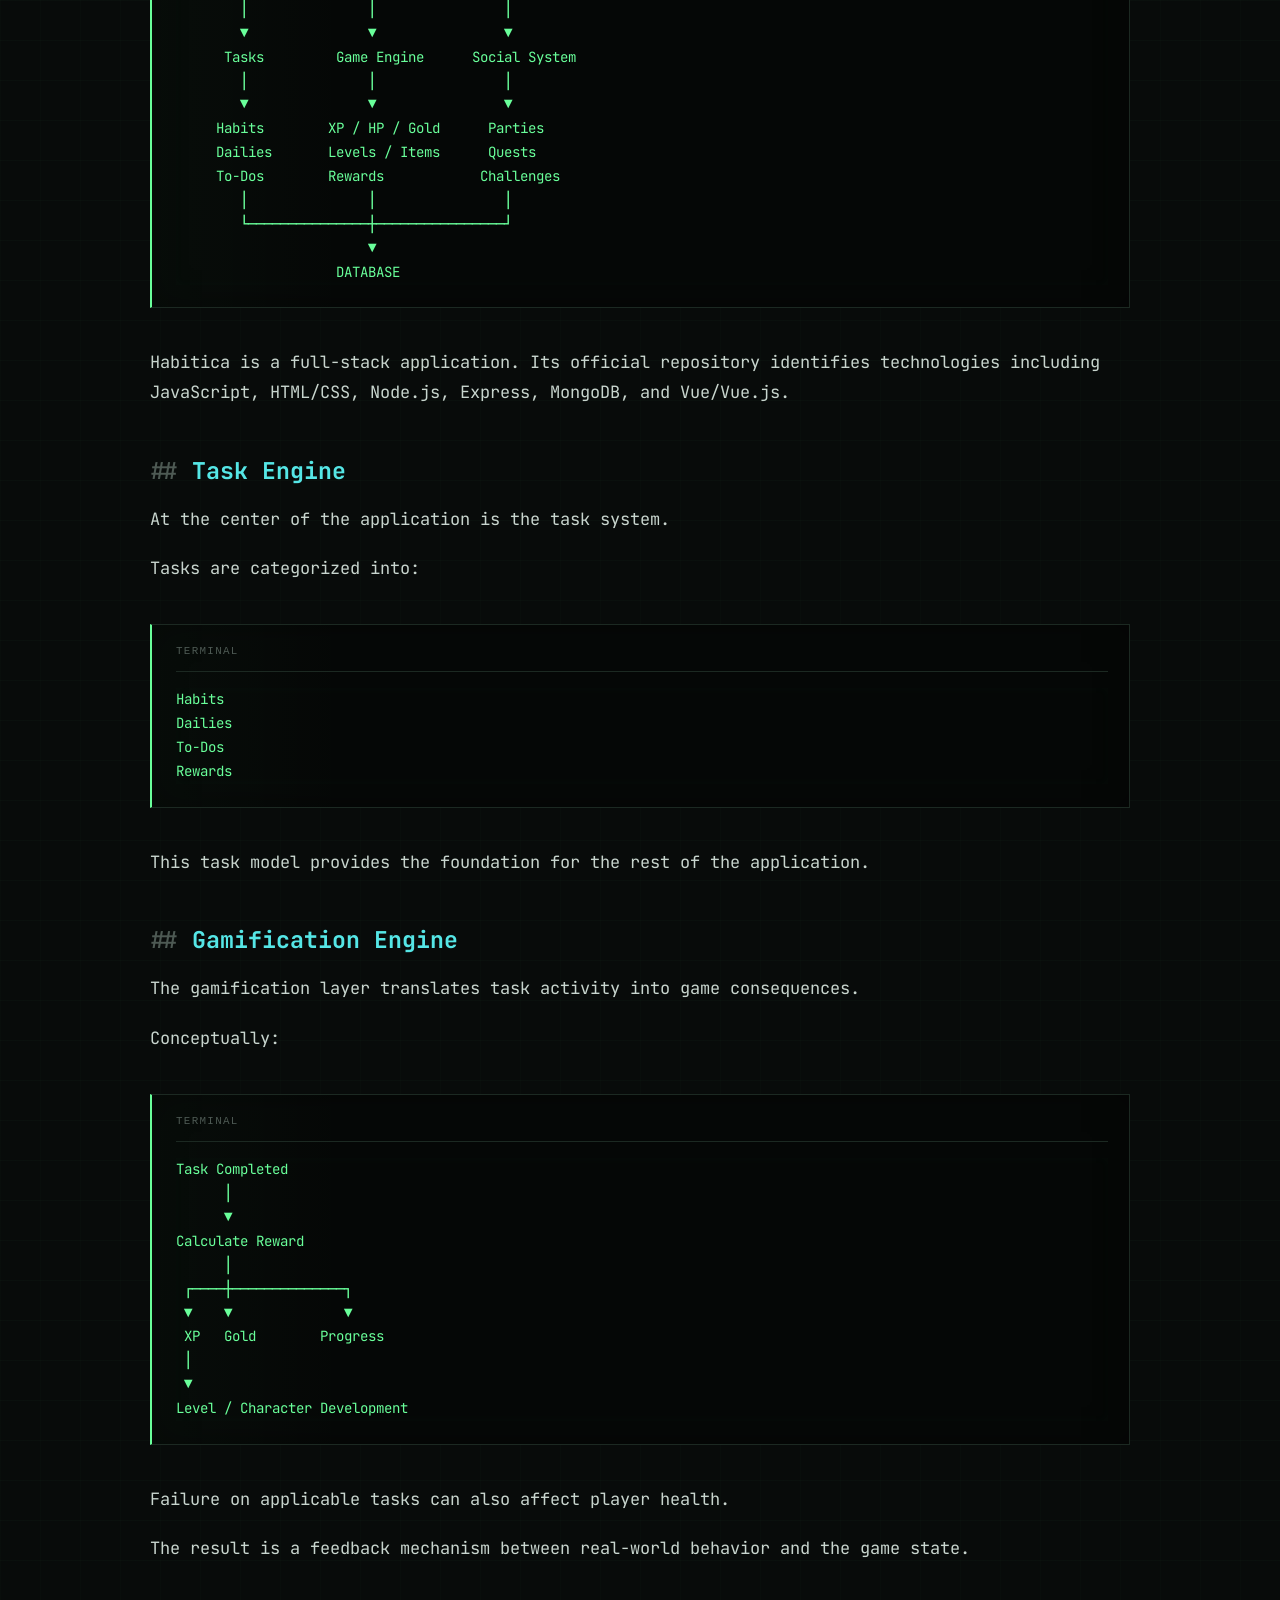
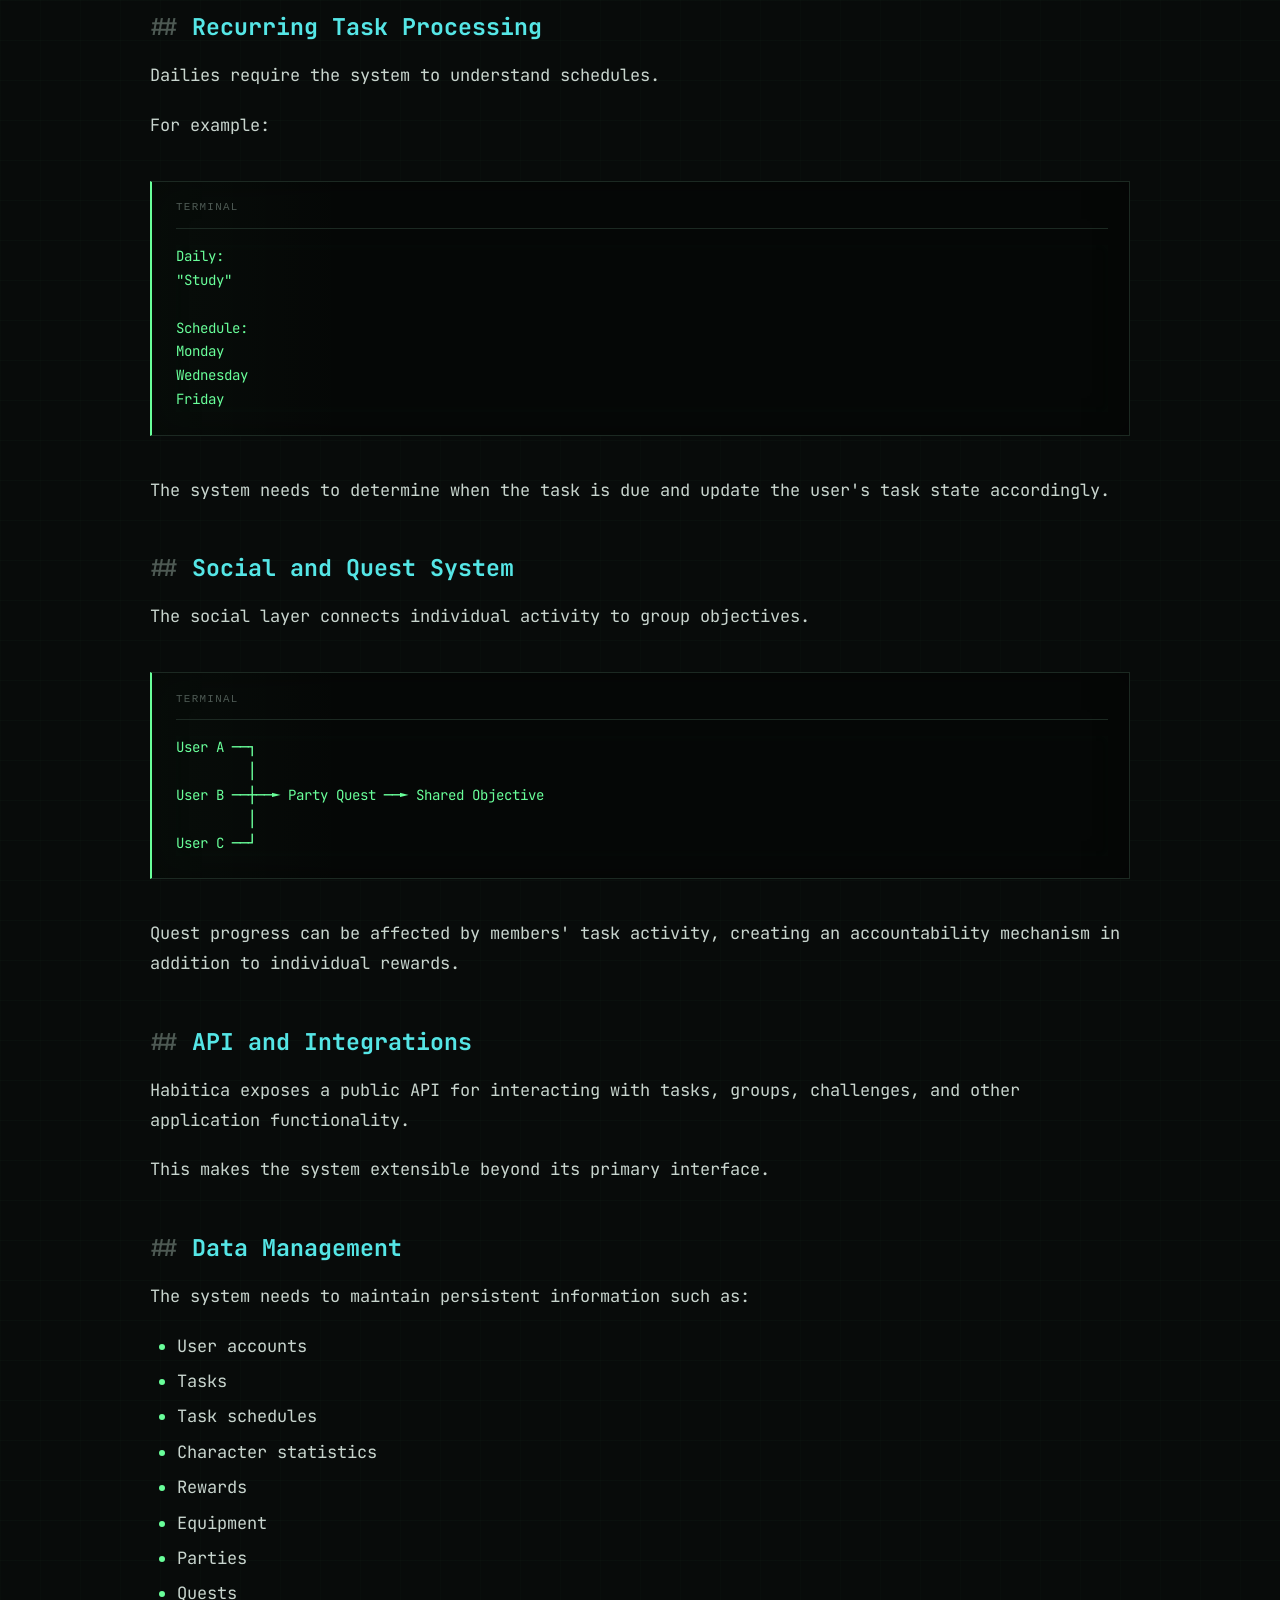
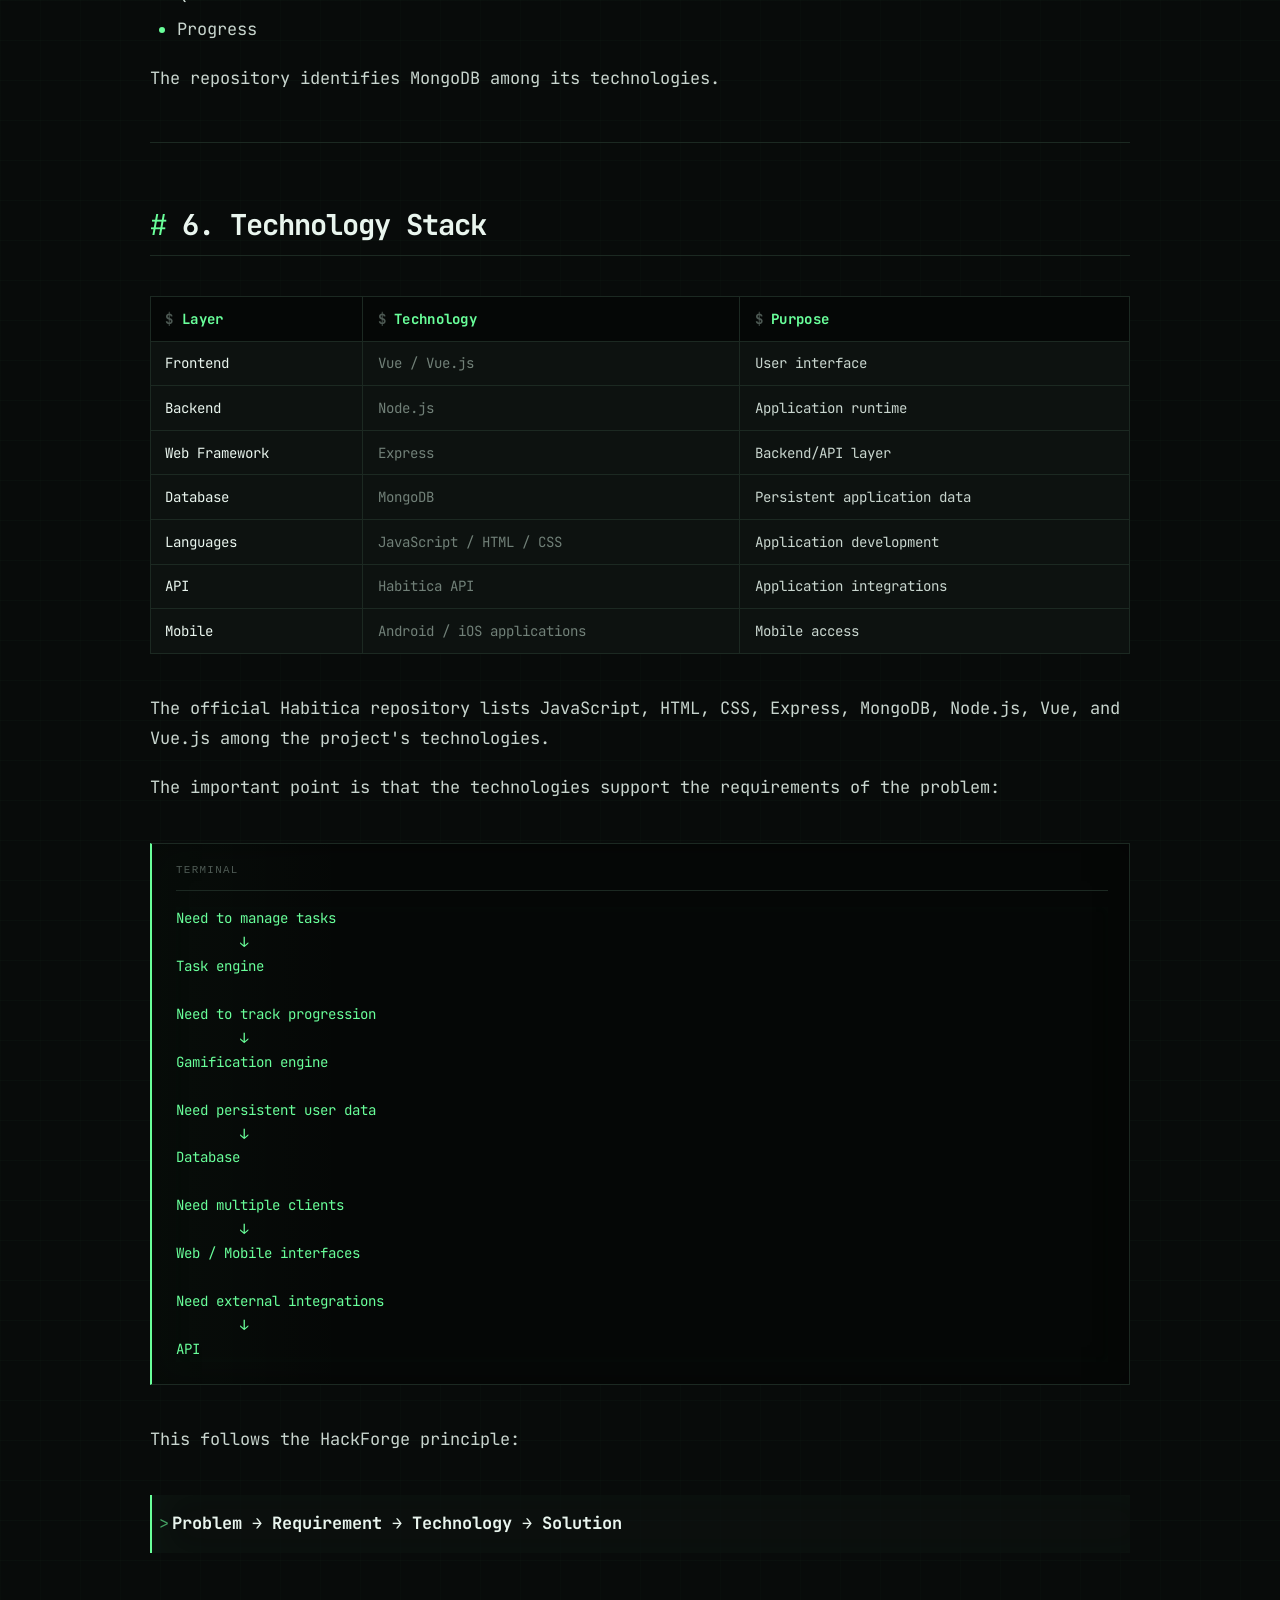
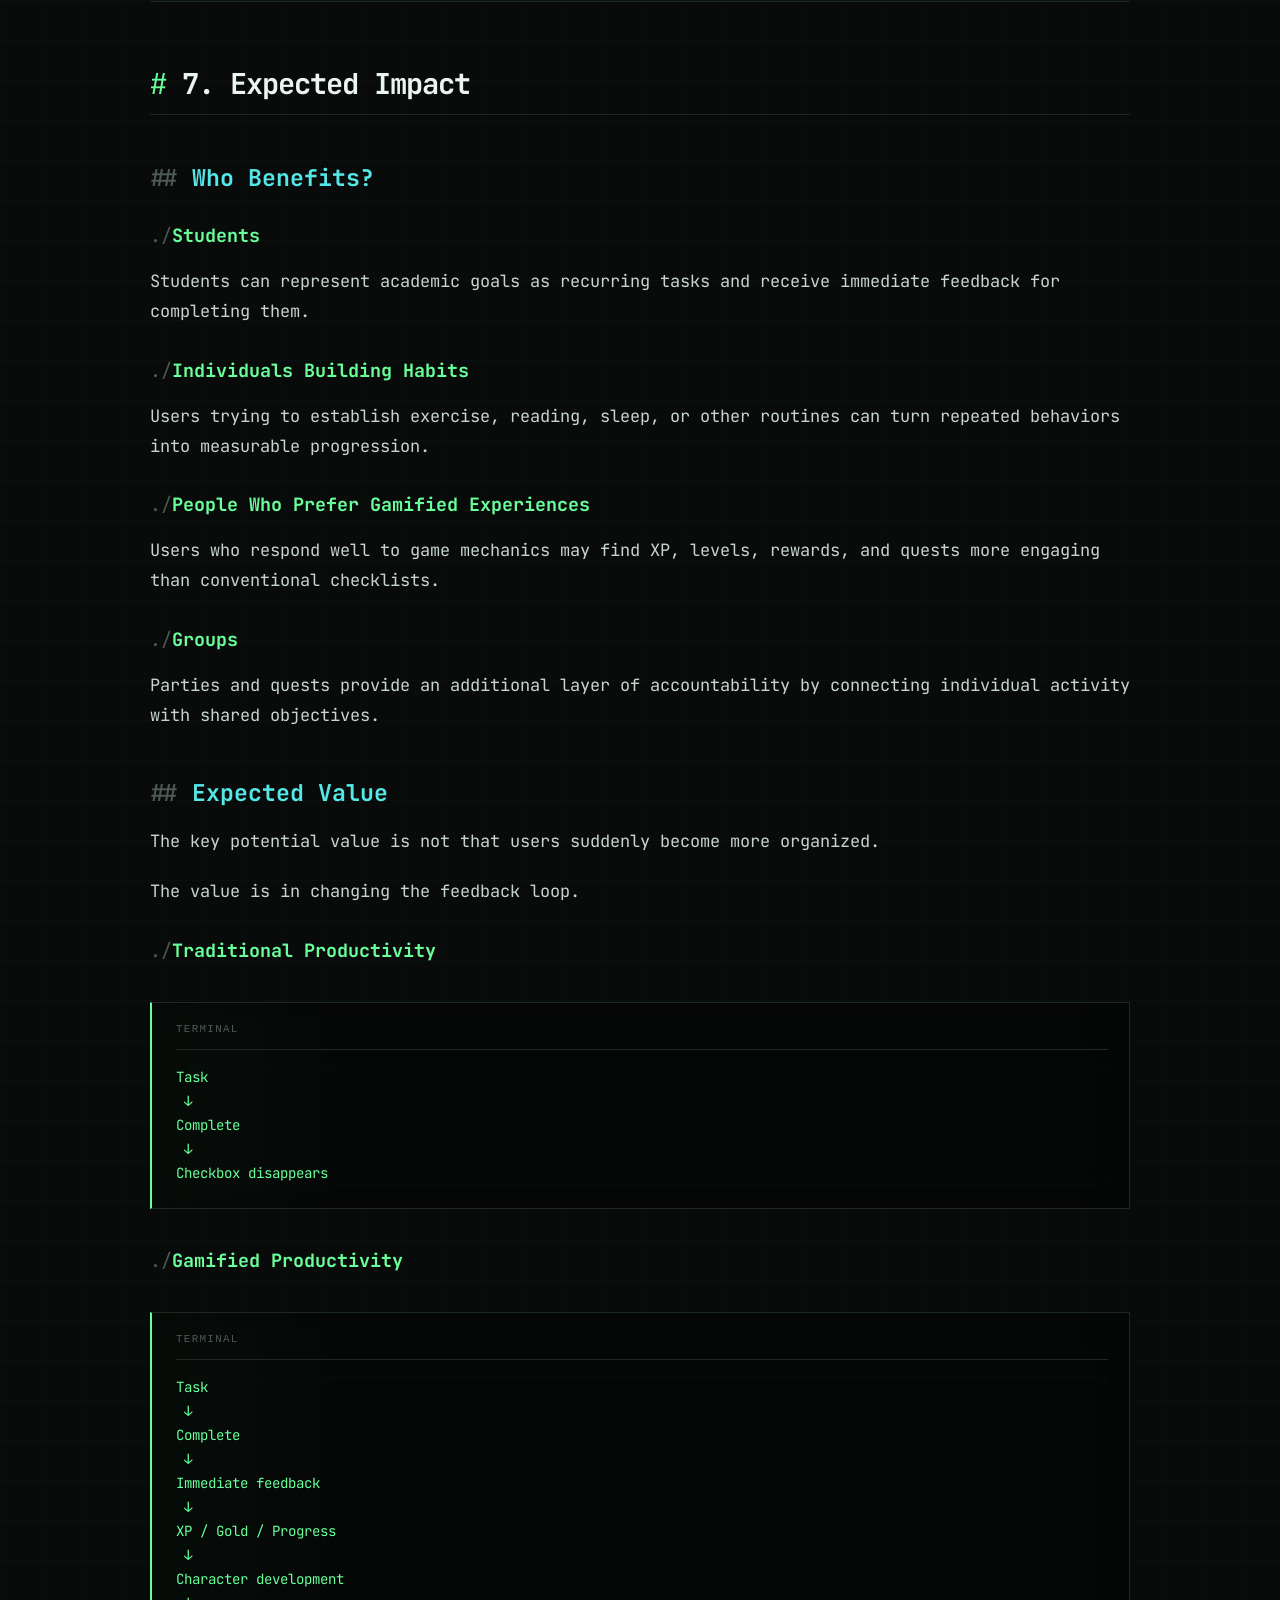
<file: events/logix/solution.html>
<!DOCTYPE-HTML>

<html>

	<head>
		<meta charset = "UTF-8">
		<meta name = "viewport" content = "width = device-width, initial-scale = 1.0">
		<link rel = "icon" href = "../../visuals/favicon.png" type = "image/x-icon">
		<link rel = "stylesheet" href = "../../style.css">
		<title>╰༼ ⋋ ‸ ⋌ ༽╯</title>
	</head>

	<header>
		<h1>Template for Submission</h1>
		<nav class = "navigation">
			<ul>
				<li><a href = "../index.html">Events</a></li>
			</ul>
		</nav>
	</header>

	<main>
		<h1>Habitica</h1>
<h3>Turning Everyday Goals into a Game</h3>
<p><strong>HackForge Theme:</strong> 🌎 Open Innovation</p>
<hr/>
<h1>1. Problem Statement</h1>
<h2>The Problem</h2>
<p>People frequently set goals such as:</p>
<ul>
   <li>Exercise regularly</li>
   <li>Study every day</li>
   <li>Read more</li>
   <li>Complete assignments</li>
   <li>Maintain a routine</li>
   <li>Reduce unproductive habits</li>
</ul>
<p>The difficulty is often not knowing <strong>what</strong> needs to be done.</p>
<p>The difficulty is consistently doing it.</p>
<p>Traditional productivity tools usually represent goals as lists, checkboxes, reminders, and deadlines. While these tools are useful for organizing tasks, completing a checkbox does not necessarily make the activity engaging or provide a meaningful sense of progression.</p>
<p>As a result, users may start a productivity system enthusiastically but gradually stop using it.</p>
<h3>Who Experiences This Problem?</h3>
<p>The problem can affect:</p>
<ul>
   <li>Students managing academic and personal goals.</li>
   <li>People trying to build healthier routines.</li>
   <li>Users attempting to reduce undesirable habits.</li>
   <li>People who struggle with procrastination.</li>
   <li>Users who enjoy games and respond well to progression systems.</li>
   <li>Teams or groups trying to maintain accountability.</li>
</ul>
<h3>Why Is It a Problem?</h3>
<p>A productivity system is only useful if people continue using it.</p>
<p>When motivation decreases:</p>
<pre><code class="language-text">Goal
 ↓
Task list
 ↓
Initial motivation
 ↓
Missed tasks
 ↓
Less engagement
 ↓
Abandoned system
</code></pre>
<p>The challenge is therefore not simply <strong>task organization</strong>.</p>
<p>It is:</p>
<blockquote>
   <p><strong>How can everyday responsibilities be made more engaging so that users have a stronger reason to consistently interact with their productivity system?</strong></p>
</blockquote>
<hr/>
<h1>2. Existing Solutions</h1>
<p>Several categories of tools already address productivity and habit formation.</p>
<h2>Traditional To-Do Applications</h2>
<p>To-do applications allow users to create tasks, deadlines, reminders, and checklists.</p>
<p><strong>Limitation:</strong> They primarily represent tasks as items to complete. The experience may provide limited motivation beyond checking an item off.</p>
<h2>Calendar and Reminder Applications</h2>
<p>Calendars and reminder systems help users schedule activities and receive notifications.</p>
<p><strong>Limitation:</strong> They are effective at reminding users what to do, but a reminder does not necessarily create motivation to complete the activity.</p>
<h2>Habit Trackers</h2>
<p>Habit-tracking applications allow users to record whether they completed a habit and often provide streaks.</p>
<p><strong>Limitation:</strong> The interaction can still become repetitive, particularly when the initial motivation to maintain a streak disappears.</p>
<h2>Productivity Systems</h2>
<p>More advanced productivity applications provide projects, dashboards, statistics, tags, priorities, and integrations.</p>
<p><strong>Limitation:</strong> Increasing organizational features does not necessarily solve the underlying engagement problem.</p>
<h2>Identified Gap</h2>
<p>Most productivity systems focus primarily on:</p>
<blockquote>
   <p><strong>Organizing work.</strong></p>
</blockquote>
<p>The proposed approach focuses on:</p>
<blockquote>
   <p><strong>Making progress itself rewarding.</strong></p>
</blockquote>
<p>This creates an opportunity to combine productivity with mechanics normally associated with games.</p>
<hr/>
<h1>3. Proposed Solution</h1>
<h2>Habitica</h2>
<p>Habitica approaches productivity as a role-playing game.</p>
<p>Instead of treating a user's goals as simple checkboxes, the system represents progress through game mechanics.</p>
<p>The basic concept is:</p>
<pre><code class="language-text">Real-Life Task
      ↓
Complete Task
      ↓
Earn Experience / Gold
      ↓
Character Progression
      ↓
Unlock / Purchase Rewards
      ↓
Continue Completing Tasks
</code></pre>
<p>Habitica describes itself as an open-source habit-building program that treats a user's life like a role-playing game. Completing tasks can provide experience and Gold, while failing to complete certain tasks can affect the player's health.</p>
<h3>The Core Idea</h3>
<p>The system converts:</p>
<blockquote>
   <p><strong>"I need to study for two hours."</strong></p>
</blockquote>
<p>into:</p>
<blockquote>
   <p><strong>"Completing my study task progresses my character."</strong></p>
</blockquote>
<p>The real-world task remains the objective.</p>
<p>The game mechanics provide an additional feedback loop around completing it.</p>
<h2>The Productivity Loop</h2>
<pre><code class="language-text">             SET GOAL
                │
                ▼
          CREATE TASK
                │
                ▼
          COMPLETE TASK
                │
                ▼
       RECEIVE FEEDBACK
          │           │
          ▼           ▼
       XP / Gold    Streak
          │           │
          └─────┬─────┘
                ▼
        CHARACTER PROGRESS
                │
                ▼
             REWARDS
                │
                ▼
        CONTINUE THE LOOP
</code></pre>
<p>The system therefore connects everyday activities with immediate feedback and longer-term progression.</p>
<hr/>
<h1>4. Key Features</h1>
<h2>1. Habits</h2>
<p>Users can define behaviors they want to encourage or discourage.</p>
<p>For example:</p>
<ul>
   <li>Exercise</li>
   <li>Drink water</li>
   <li>Take a break</li>
   <li>Avoid excessive screen time</li>
</ul>
<p>Habitica allows habits to be represented as positive or negative behaviors.</p>
<p>This allows users to track behaviors that are not necessarily tied to a fixed schedule.</p>
<h2>2. Dailies</h2>
<p>Dailies represent activities that should occur according to a recurring schedule.</p>
<p>Examples:</p>
<ul>
   <li>Study every weekday</li>
   <li>Exercise every Monday, Wednesday, and Friday</li>
   <li>Read before sleeping</li>
   <li>Complete a weekly assignment</li>
</ul>
<p>Dailies can be scheduled at different recurring intervals rather than being limited to literally every day.</p>
<h2>3. To-Do Tasks</h2>
<p>One-time or infrequent activities can be represented as To-Dos.</p>
<p>Examples:</p>
<ul>
   <li>Submit an assignment</li>
   <li>Complete a project</li>
   <li>Buy a textbook</li>
   <li>Prepare a presentation</li>
</ul>
<h2>4. Rewards</h2>
<p>Users can associate progress with rewards.</p>
<p>These include in-game rewards such as equipment as well as user-defined real-world rewards.</p>
<p>This creates a direct relationship between completing real-world tasks and receiving something the user values.</p>
<h2>5. Character Progression</h2>
<p>Completing tasks can contribute to:</p>
<ul>
   <li>Experience</li>
   <li>Gold</li>
   <li>Character progression</li>
   <li>Equipment</li>
   <li>Other game rewards</li>
</ul>
<p>The user's productivity therefore produces visible progression rather than simply changing a checkbox from incomplete to complete.</p>
<h2>6. Streaks</h2>
<p>Repeatedly completing scheduled activities can build streaks.</p>
<p>Streaks provide users with a visible representation of consistency and can encourage them to maintain an established routine.</p>
<h2>7. Quests</h2>
<p>Habitica extends individual productivity into collaborative gameplay.</p>
<p>Users can participate in quests where completing tasks contributes to group objectives such as defeating bosses or collecting items.</p>
<p>This introduces a second motivational mechanism:</p>
<blockquote>
   <p><strong>Accountability through shared progress.</strong></p>
</blockquote>
<h2>8. Parties and Social Accountability</h2>
<p>Users can work together in parties.</p>
<p>Group quests connect individual task completion with a shared objective, meaning a user's actions can contribute to the progress of other members.</p>
<hr/>
<h1>5. Technical Approach</h1>
<h2>System Overview</h2>
<pre><code class="language-text">                       USER
                         │
                         ▼
              ┌────────────────────┐
              │  Web / Mobile UI   │
              └─────────┬──────────┘
                        │
                        ▼
                ┌───────────────┐
                │  Backend API  │
                └───────┬───────┘
                        │
        ┌───────────────┼────────────────┐
        │               │                │
        ▼               ▼                ▼
      Tasks         Game Engine      Social System
        │               │                │
        ▼               ▼                ▼
     Habits        XP / HP / Gold      Parties
     Dailies       Levels / Items      Quests
     To-Dos        Rewards            Challenges
        │               │                │
        └───────────────┼────────────────┘
                        ▼
                    DATABASE
</code></pre>
<p>Habitica is a full-stack application. Its official repository identifies technologies including JavaScript, HTML/CSS, Node.js, Express, MongoDB, and Vue/Vue.js.</p>
<h2>Task Engine</h2>
<p>At the center of the application is the task system.</p>
<p>Tasks are categorized into:</p>
<pre><code class="language-text">Habits
Dailies
To-Dos
Rewards
</code></pre>
<p>This task model provides the foundation for the rest of the application.</p>
<h2>Gamification Engine</h2>
<p>The gamification layer translates task activity into game consequences.</p>
<p>Conceptually:</p>
<pre><code class="language-text">Task Completed
      │
      ▼
Calculate Reward
      │
 ┌────┼──────────────┐
 ▼    ▼              ▼
 XP   Gold        Progress
 │
 ▼
Level / Character Development
</code></pre>
<p>Failure on applicable tasks can also affect player health.</p>
<p>The result is a feedback mechanism between real-world behavior and the game state.</p>
<h2>Recurring Task Processing</h2>
<p>Dailies require the system to understand schedules.</p>
<p>For example:</p>
<pre><code class="language-text">Daily:
"Study"

Schedule:
Monday
Wednesday
Friday
</code></pre>
<p>The system needs to determine when the task is due and update the user's task state accordingly.</p>
<h2>Social and Quest System</h2>
<p>The social layer connects individual activity to group objectives.</p>
<pre><code class="language-text">User A ──┐
         │
User B ──┼──► Party Quest ──► Shared Objective
         │
User C ──┘
</code></pre>
<p>Quest progress can be affected by members' task activity, creating an accountability mechanism in addition to individual rewards.</p>
<h2>API and Integrations</h2>
<p>Habitica exposes a public API for interacting with tasks, groups, challenges, and other application functionality.</p>
<p>This makes the system extensible beyond its primary interface.</p>
<h2>Data Management</h2>
<p>The system needs to maintain persistent information such as:</p>
<ul>
   <li>User accounts</li>
   <li>Tasks</li>
   <li>Task schedules</li>
   <li>Character statistics</li>
   <li>Rewards</li>
   <li>Equipment</li>
   <li>Parties</li>
   <li>Quests</li>
   <li>Progress</li>
</ul>
<p>The repository identifies MongoDB among its technologies.</p>
<hr/>
<h1>6. Technology Stack</h1>
<table class="e-rte-table">
   <thead>
      <tr>
         <th>Layer</th>
         <th>Technology</th>
         <th>Purpose</th>
      </tr>
   </thead>
   <tbody>
      <tr>
         <td>Frontend</td>
         <td>Vue / Vue.js</td>
         <td>User interface</td>
      </tr>
      <tr>
         <td>Backend</td>
         <td>Node.js</td>
         <td>Application runtime</td>
      </tr>
      <tr>
         <td>Web Framework</td>
         <td>Express</td>
         <td>Backend/API layer</td>
      </tr>
      <tr>
         <td>Database</td>
         <td>MongoDB</td>
         <td>Persistent application data</td>
      </tr>
      <tr>
         <td>Languages</td>
         <td>JavaScript / HTML / CSS</td>
         <td>Application development</td>
      </tr>
      <tr>
         <td>API</td>
         <td>Habitica API</td>
         <td>Application integrations</td>
      </tr>
      <tr>
         <td>Mobile</td>
         <td>Android / iOS applications</td>
         <td>Mobile access</td>
      </tr>
   </tbody>
</table>
<p>The official Habitica repository lists JavaScript, HTML, CSS, Express, MongoDB, Node.js, Vue, and Vue.js among the project's technologies.</p>
<p>The important point is that the technologies support the requirements of the problem:</p>
<pre><code class="language-text">Need to manage tasks
        ↓
Task engine

Need to track progression
        ↓
Gamification engine

Need persistent user data
        ↓
Database

Need multiple clients
        ↓
Web / Mobile interfaces

Need external integrations
        ↓
API
</code></pre>
<p>This follows the HackForge principle:</p>
<blockquote>
   <p><strong>Problem → Requirement → Technology → Solution</strong></p>
</blockquote>
<hr/>
<h1>7. Expected Impact</h1>
<h2>Who Benefits?</h2>
<h3>Students</h3>
<p>Students can represent academic goals as recurring tasks and receive immediate feedback for completing them.</p>
<h3>Individuals Building Habits</h3>
<p>Users trying to establish exercise, reading, sleep, or other routines can turn repeated behaviors into measurable progression.</p>
<h3>People Who Prefer Gamified Experiences</h3>
<p>Users who respond well to game mechanics may find XP, levels, rewards, and quests more engaging than conventional checklists.</p>
<h3>Groups</h3>
<p>Parties and quests provide an additional layer of accountability by connecting individual activity with shared objectives.</p>
<h2>Expected Value</h2>
<p>The key potential value is not that users suddenly become more organized.</p>
<p>The value is in changing the feedback loop.</p>
<h3>Traditional Productivity</h3>
<pre><code class="language-text">Task
 ↓
Complete
 ↓
Checkbox disappears
</code></pre>
<h3>Gamified Productivity</h3>
<pre><code class="language-text">Task
 ↓
Complete
 ↓
Immediate feedback
 ↓
XP / Gold / Progress
 ↓
Character development
 ↓
Reward
 ↓
Motivation to continue
</code></pre>
<p>This gives everyday actions a visible progression system.</p>
<h2>Broader Impact</h2>
<p>The approach demonstrates that productivity software does not necessarily have to behave like a traditional productivity application.</p>
<p>Game mechanics can be used as an interface for:</p>
<ul>
   <li>Goal tracking</li>
   <li>Habit formation</li>
   <li>Accountability</li>
   <li>Progress visualization</li>
   <li>Reward systems</li>
</ul>
<p>The important design question is therefore not simply:</p>
<blockquote>
   <p>"How do we track tasks?"</p>
</blockquote>
<p>but:</p>
<blockquote>
   <p><strong>"How do we design a feedback system that encourages people to keep working toward their goals?"</strong></p>
</blockquote>
<hr/>
<h1>8. Future Scope</h1>
<h2>Adaptive Gamification</h2>
<p>The system could learn which reward mechanisms work best for individual users.</p>
<p>For example:</p>
<pre><code class="language-text">User prefers:
    Social accountability
          ↓
Recommend more group quests

User prefers:
    Personal progression
          ↓
Emphasize levels and achievements
</code></pre>
<p>This would move from generic gamification toward personalized motivation.</p>
<h2>Intelligent Goal Planning</h2>
<p>An intelligent planning layer could break large goals into smaller actionable tasks.</p>
<p>For example:</p>
<pre><code class="language-text">Goal:
"Prepare for a programming exam"

        ↓

Break into:

Arrays
 ↓
Linked Lists
 ↓
Stacks &amp; Queues
 ↓
Trees
 ↓
Graphs
 ↓
Practice Problems
 ↓
Revision
</code></pre>
<p>The system could then convert those steps into appropriate tasks and schedules.</p>
<h2>Personalized Difficulty</h2>
<p>Tasks could adapt based on the user's history.</p>
<p>If a user repeatedly misses a task, the system could suggest:</p>
<ul>
   <li>Smaller task size</li>
   <li>Different schedule</li>
   <li>Additional reminders</li>
   <li>A different reward</li>
   <li>A rest period</li>
</ul>
<p>The goal would be to make the system responsive to the user's behavior rather than simply increasing reminders.</p>
<h2>Improved Accountability</h2>
<p>Future versions could support more structured group challenges.</p>
<p>For example:</p>
<pre><code class="language-text">Study Group
     │
     ▼
30-Day Challenge
     │
 ┌───┼───┐
 ▼   ▼   ▼
A    B   C
│    │   │
└────┼───┘
     ▼
Shared Progress
</code></pre>
<p>This could be useful for student groups, fitness communities, and teams.</p>
<h2>Cross-Platform Expansion</h2>
<p>The system could continue expanding across:</p>
<ul>
   <li>Web</li>
   <li>Android</li>
   <li>iOS</li>
   <li>Desktop</li>
   <li>Browser extensions</li>
   <li>Wearables</li>
</ul>
<p>The goal would be to make task feedback available wherever the user performs the activity.</p>
<h2>Smarter Reward Systems</h2>
<p>Future versions could allow users to define richer reward structures while maintaining safeguards against excessive or unhealthy use of gamification.</p>
<p>The system could distinguish between:</p>
<ul>
   <li>Immediate rewards</li>
   <li>Long-term rewards</li>
   <li>Personal milestones</li>
   <li>Group achievements</li>
   <li>Streak milestones</li>
</ul>
<hr/>
<h1>Conclusion</h1>
<p>Habitica demonstrates a different way of approaching productivity.</p>
<p>Instead of asking:</p>
<blockquote>
   <p><strong>"How can we make another better to-do list?"</strong></p>
</blockquote>
<p>the underlying idea asks:</p>
<blockquote>
   <p><strong>"What if completing real-world tasks produced the same sense of progression that makes games engaging?"</strong></p>
</blockquote>
<p>The resulting model is:</p>
<pre><code class="language-text">             REAL-WORLD GOAL
                    │
                    ▼
                  TASK
                    │
                    ▼
                COMPLETION
                    │
                    ▼
            GAME FEEDBACK
          ┌─────────┼─────────┐
          ▼         ▼         ▼
         XP        Gold     Progress
          │         │         │
          └─────────┼─────────┘
                    ▼
                 REWARDS
                    │
                    ▼
              CONTINUE GOAL
</code></pre>
<p>The project demonstrates how a familiar real-world problem—maintaining consistency with goals—can be approached from an unconventional perspective.</p>
<p>Rather than beginning with a technology and searching for somewhere to use it, the solution starts with a human problem:</p>
<blockquote>
   <p><strong>People know what they want to accomplish, but maintaining consistent action is difficult.</strong></p>
</blockquote>
<p>The technology and game mechanics are then used to create a feedback system around that problem.</p>
<p>That makes Habitica a useful example of the kind of <strong>problem-first thinking</strong> encouraged by the Logic League Ideathon.</p>
	</main>

	<footer>
		<p><b>&copy; 2026 Yorokobi-San. All Rights Reserved.</b></p>
	</footer>

</html>
</file>
<file: style.css>
@import url('https://fonts.googleapis.com/css2?family=JetBrains+Mono:wght@400;500;600;700&display=swap');

/* =========================================================
   HACKFORGE
   Terminal / Minimal / Futuristic
   ========================================================= */

:root {
    /* ---------- Core ---------- */

    --bg: #080b0a;
    --bg-deep: #050706;

    --surface: #0d1210;
    --surface-light: #111815;
    --surface-hover: #16201b;

    /* ---------- Text ---------- */

    --text: #c8d5ce;
    --text-bright: #e9f5ee;
    --text-muted: #718078;
    --text-dim: #4d5953;

    /* ---------- Terminal Accents ---------- */

    --green: #69ff9a;
    --green-bright: #8affb0;
    --green-dark: #2ebf68;

    --cyan: #55e6e6;
    --yellow: #d7f76d;
    --orange: #ffb86b;
    --red: #ff6b6b;
    --purple: #bd93f9;
    --blue: #7dcfff;

    /* ---------- Borders ---------- */

    --border: #1c2922;
    --border-light: #294037;
    --border-bright: #3a5a49;

    /* ---------- Effects ---------- */

    --glow-green: 0 0 18px rgba(105, 255, 154, 0.14);
    --glow-cyan: 0 0 18px rgba(85, 230, 230, 0.12);

    /* ---------- Layout ---------- */

    --content-width: 980px;
    --radius: 2px;
}


/* =========================================================
   Reset
   ========================================================= */

*,
*::before,
*::after {
    box-sizing: border-box;
}

html {
    scroll-behavior: smooth;
    scrollbar-color: var(--border-light) var(--bg);
    scrollbar-width: thin;
}

body {
    margin: 0;
    min-height: 100vh;

    background:
        linear-gradient(
            rgba(105, 255, 154, 0.018) 1px,
            transparent 1px
        ),
        linear-gradient(
            90deg,
            rgba(105, 255, 154, 0.012) 1px,
            transparent 1px
        ),
        var(--bg);

    background-size: 40px 40px;

    color: var(--text);

    font-family: "JetBrains Mono", monospace;
    font-size: 17px;
    line-height: 1.75;

    -webkit-font-smoothing: antialiased;
    text-rendering: optimizeLegibility;
}


/* =========================================================
   Layout
   ========================================================= */

header,
main,
footer {
    width: min(
        calc(100% - 2rem),
        var(--content-width)
    );

    margin-left: auto;
    margin-right: auto;
}

header {
    position: relative;

    margin-top: 4rem;
    margin-bottom: 3.5rem;
    padding-bottom: 1.75rem;

    border-bottom: 1px solid var(--border-light);
}

header::after {
    content: "";

    position: absolute;
    left: 0;
    bottom: -1px;

    width: 72px;
    height: 1px;

    background: var(--green);
    box-shadow: var(--glow-green);
}

main {
    margin-bottom: 6rem;
}

footer {
    margin-top: 3rem;
    margin-bottom: 2rem;
    padding: 1.5rem 0;

    border-top: 1px solid var(--border);

    color: var(--text-muted);
    font-size: 0.8rem;
}


/* =========================================================
   Typography
   ========================================================= */

h1,
h2,
h3,
h4,
h5,
h6 {
    font-family: "JetBrains Mono", monospace;
    font-weight: 700;
    line-height: 1.25;
}

header h1 {
    position: relative;

    margin: 0;

    color: var(--text-bright);

    font-size: clamp(2.1rem, 6vw, 3.4rem);

    letter-spacing: -0.06em;
}

header h1::before {
    content: ">_ ";

    color: var(--green);

    font-weight: 400;

    text-shadow: 0 0 14px rgba(105, 255, 154, 0.35);
}

header h1::after {
    content: "_";

    margin-left: 0.15em;

    color: var(--green);

    animation: cursor-blink 1.1s steps(2, jump-none) infinite;
}

main h1 {
    position: relative;

    margin-top: 4rem;
    padding-bottom: 0.75rem;

    color: var(--text-bright);

    font-size: 1.8rem;

    letter-spacing: -0.035em;

    border-bottom: 1px solid var(--border);
}

main h1::before {
    content: "# ";

    color: var(--green);
    font-weight: 400;
}

h2 {
    margin-top: 3rem;

    color: var(--cyan);

    font-size: 1.45rem;
}

h2::before {
    content: "## ";

    color: var(--text-dim);
}

h3 {
    margin-top: 2rem;

    color: var(--green);

    font-size: 1.15rem;
}

h3::before {
    content: "./";

    color: var(--text-dim);
    font-weight: 400;
}

p {
    margin: 1.25rem 0;
}

strong,
b {
    color: var(--text-bright);
    font-weight: 700;
}

em {
    color: var(--yellow);
}

small {
    color: var(--text-muted);
}


/* =========================================================
   Links
   ========================================================= */

a {
    position: relative;

    color: var(--green);

    text-decoration: none;

    transition:
        color 0.15s ease,
        background 0.15s ease,
        border-color 0.15s ease,
        box-shadow 0.15s ease;
}

a:hover,
a:focus-visible {
    color: var(--green-bright);

    text-decoration: none;

    text-shadow: 0 0 12px rgba(105, 255, 154, 0.3);
}

a:focus-visible {
    outline: 1px solid var(--green);
    outline-offset: 4px;
}


/* =========================================================
   Navigation
   ========================================================= */

.navigation {
    margin-top: 1.75rem;
}

.navigation ul {
    display: flex;
    flex-wrap: wrap;

    gap: 0.45rem;

    margin: 0;
    padding: 0;

    list-style: none;
}

.navigation li {
    margin: 0;
    padding: 0;
}

.navigation a {
    display: inline-block;

    padding: 0.4rem 0.7rem;

    background: rgba(13, 18, 16, 0.8);

    border: 1px solid var(--border);

    color: var(--text-muted);

    font-size: 0.82rem;
    font-weight: 600;

    letter-spacing: 0.02em;

    text-decoration: none;
}

.navigation a::before {
    content: "./";

    margin-right: 0.15rem;

    color: var(--green);
}

.navigation a:hover,
.navigation a:focus-visible {
    background: var(--surface-hover);

    border-color: var(--green);

    color: var(--green);

    box-shadow: var(--glow-green);

    text-decoration: none;
}


/* =========================================================
   Lists
   ========================================================= */

main ul,
main ol {
    padding-left: 1.7rem;
}

main li {
    margin: 0.35rem 0;
}

main ul li::marker {
    color: var(--green);
}

main ol li::marker {
    color: var(--cyan);

    font-weight: 700;
}


/* =========================================================
   Blockquotes
   ========================================================= */

blockquote {
    position: relative;

    margin: 2.5rem 0;
    padding: 0.9rem 1.25rem;

    background: rgba(13, 18, 16, 0.65);

    border-left: 2px solid var(--green);

    color: var(--text-muted);

    box-shadow:
        inset 16px 0 30px rgba(105, 255, 154, 0.025);
}

blockquote::before {
    content: ">";

    position: absolute;
    left: 0.45rem;
    top: 0.9rem;

    color: var(--green);

    opacity: 0.6;
}

blockquote p {
    margin: 0;
}


/* =========================================================
   Tables
   ========================================================= */

.e-rte-table {
    width: 100%;

    margin: 2.5rem 0;

    border-collapse: collapse;

    background: var(--surface);

    font-size: 0.88rem;
}

.e-rte-table th,
.e-rte-table td {
    padding: 0.8rem 0.9rem;

    border: 1px solid var(--border);

    text-align: left;
    vertical-align: top;
}

.e-rte-table th {
    background: var(--bg-deep);

    color: var(--green);

    font-weight: 700;

    letter-spacing: 0.02em;
}

.e-rte-table th::before {
    content: "$ ";

    color: var(--text-dim);
}

.e-rte-table tbody tr {
    transition:
        background 0.15s ease,
        box-shadow 0.15s ease;
}

.e-rte-table tbody tr:hover {
    background: var(--surface-hover);

    box-shadow: inset 2px 0 var(--green);
}

.e-rte-table td:first-child {
    color: var(--text-bright);
}

.e-rte-table td:nth-child(2) {
    color: var(--text-muted);
}

/*
   Event tables use <br/> inside cells
   for continuation rows.
*/

.e-rte-table td br:only-child {
    display: none;
}


/* =========================================================
   Inline Code
   ========================================================= */

code {
    padding: 0.12rem 0.38rem;

    background: var(--bg-deep);

    border: 1px solid var(--border);

    color: var(--green);

    font-family: "JetBrains Mono", monospace;
    font-size: 0.88em;

    box-shadow:
        inset 0 0 10px rgba(105, 255, 154, 0.025);
}


/* =========================================================
   Code Blocks
   ========================================================= */

pre {
    position: relative;

    margin: 2.5rem 0;

    padding: 1.4rem 1.3rem 1.4rem 1.5rem;

    overflow-x: auto;

    background:
        linear-gradient(
            90deg,
            rgba(105, 255, 154, 0.025),
            transparent 20%
        ),
        var(--bg-deep);

    border: 1px solid var(--border);

    border-left: 2px solid var(--green);

    box-shadow:
        inset 0 0 35px rgba(0, 0, 0, 0.25);
}

pre::before {
    content: "terminal";

    display: block;

    margin: -0.35rem 0 1rem;

    padding-bottom: 0.65rem;

    border-bottom: 1px solid var(--border);

    color: var(--text-dim);

    font-size: 0.68rem;

    letter-spacing: 0.12em;

    text-transform: uppercase;
}

pre code {
    display: block;

    padding: 0;

    background: transparent;

    border: 0;

    color: var(--green);

    font-family: "JetBrains Mono", monospace;
    font-size: 0.88rem;
    line-height: 1.7;

    white-space: pre;
}


/* =========================================================
   Horizontal Rules
   ========================================================= */

hr {
    margin: 3rem 0;

    border: 0;
    border-top: 1px solid var(--border);
}


/* =========================================================
   Images
   ========================================================= */

img {
    max-width: 100%;
    height: auto;

    border: 1px solid var(--border);

    filter: saturate(0.85) contrast(1.05);

    transition:
        border-color 0.2s ease,
        filter 0.2s ease;
}

img:hover {
    border-color: var(--border-light);

    filter: saturate(1) contrast(1.05);
}


/* =========================================================
   Footer
   ========================================================= */

footer {
    position: relative;
}

footer::before {
    content: "// connection closed";

    display: block;

    margin-bottom: 0.6rem;

    color: var(--text-dim);

    font-size: 0.7rem;

    letter-spacing: 0.05em;
}

footer p {
    margin: 0;
}


/* =========================================================
   Selection
   ========================================================= */

::selection {
    background: var(--green);
    color: var(--bg-deep);
}


/* =========================================================
   Scrollbar
   ========================================================= */

*::-webkit-scrollbar {
    width: 7px;
    height: 7px;
}

*::-webkit-scrollbar-track {
    background: var(--bg-deep);
}

*::-webkit-scrollbar-thumb {
    background: var(--border-light);

    border: 1px solid var(--bg-deep);
}

*::-webkit-scrollbar-thumb:hover {
    background: var(--green-dark);
}


/* =========================================================
   Cursor Animation
   ========================================================= */

@keyframes cursor-blink {
    0%,
    45% {
        opacity: 1;
    }

    46%,
    100% {
        opacity: 0;
    }
}


/* =========================================================
   Subtle Scanline
   ========================================================= */

body::before {
    content: "";

    position: fixed;
    inset: 0;

    pointer-events: none;

    background:
        repeating-linear-gradient(
            0deg,
            transparent,
            transparent 3px,
            rgba(255, 255, 255, 0.008) 4px
        );

    z-index: 999;
}


/* =========================================================
   Mobile
   ========================================================= */

@media (max-width: 700px) {
    body {
        font-size: 15px;

        background-size: 28px 28px;
    }

    header,
    main,
    footer {
        width: min(
            calc(100% - 1.25rem),
            var(--content-width)
        );
    }

    header {
        margin-top: 2rem;
        margin-bottom: 2.5rem;
    }

    header h1 {
        font-size: 2rem;
    }

    main h1 {
        margin-top: 3rem;

        font-size: 1.55rem;
    }

    h2 {
        font-size: 1.25rem;
    }

    h3 {
        font-size: 1.05rem;
    }

    .navigation ul {
        gap: 0.35rem;
    }

    .navigation a {
        padding: 0.35rem 0.55rem;

        font-size: 0.75rem;
    }

    .e-rte-table {
        display: block;

        overflow-x: auto;

        white-space: nowrap;
    }

    .e-rte-table th,
    .e-rte-table td {
        padding: 0.6rem 0.7rem;
    }

    pre {
        padding: 1rem;

        margin-left: -0.25rem;
        margin-right: -0.25rem;
    }

    pre code {
        font-size: 0.78rem;
    }
}


/* =========================================================
   Small Phones
   ========================================================= */

@media (max-width: 420px) {
    header,
    main,
    footer {
        width: calc(100% - 1rem);
    }

    header {
        margin-top: 1.5rem;
    }

    header h1 {
        font-size: 1.65rem;
    }

    header h1::before {
        content: "> ";
    }

    main h1 {
        font-size: 1.4rem;
    }

    h2 {
        font-size: 1.15rem;
    }

    main ul,
    main ol {
        padding-left: 1.35rem;
    }

    .navigation a {
        padding: 0.3rem 0.5rem;
    }

    blockquote {
        padding-left: 1rem;
    }
}


/* =========================================================
   Accessibility
   ========================================================= */

@media (prefers-reduced-motion: reduce) {
    html {
        scroll-behavior: auto;
    }

    *,
    *::before,
    *::after {
        transition: none !important;
        animation: none !important;
    }
}
</file>
